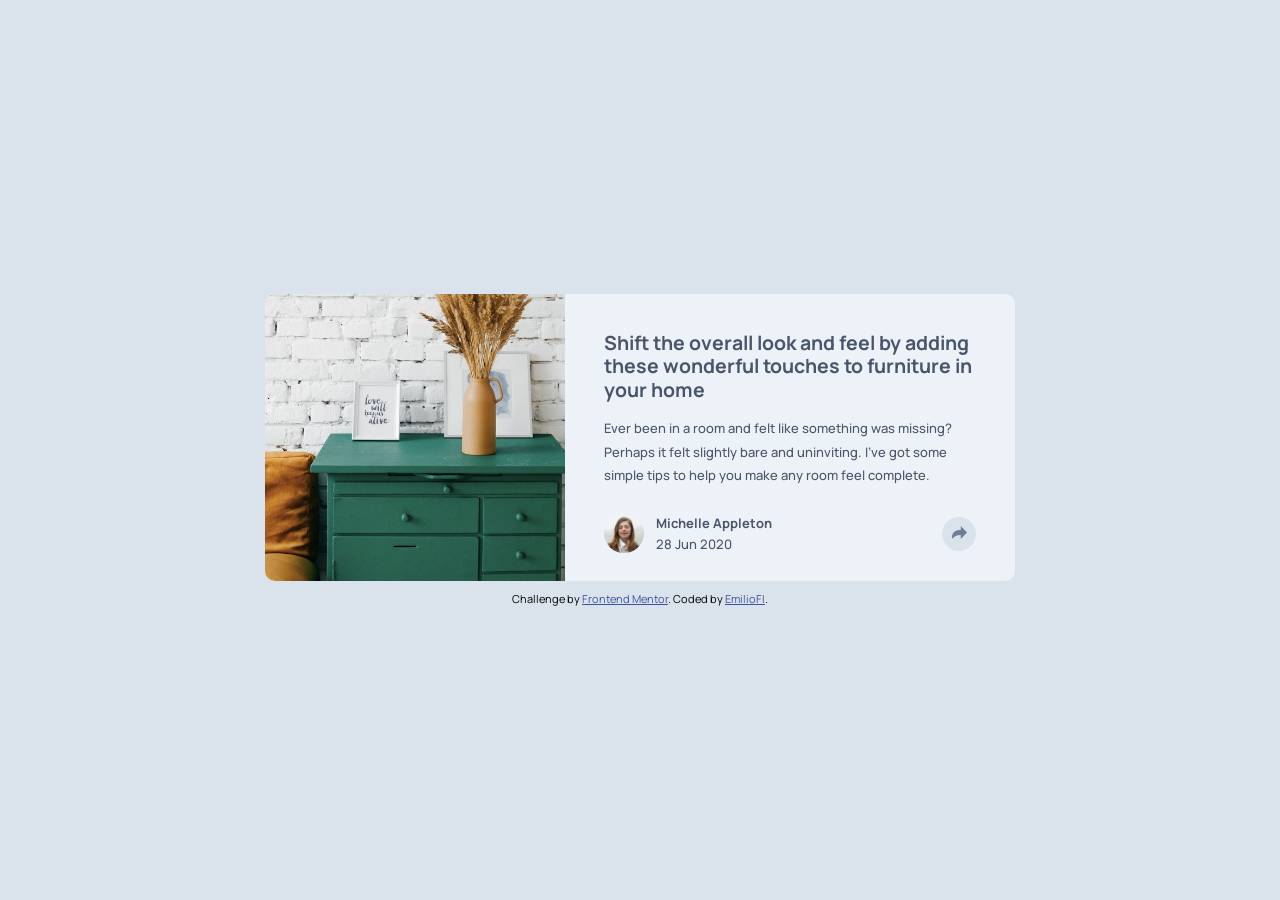
<file: article-preview-component-master/index.html>
<!doctype html>
<html lang="en">
  <head>
    <meta charset="UTF-8" />
    <meta name="viewport" content="width=device-width, initial-scale=1.0" />
    <!-- displays site properly based on user's device -->
    <link
      rel="icon"
      type="image/png"
      sizes="32x32"
      href="./images/favicon-32x32.png"
    />
    <link rel="preconnect" href="https://fonts.googleapis.com" />
    <link rel="preconnect" href="https://fonts.gstatic.com" crossorigin />
    <link
      href="https://fonts.googleapis.com/css2?family=Manrope:wght@200..800&display=swap"
      rel="stylesheet"
    />
    <link rel="stylesheet" href="styles.css" />
    <script src="script.js" defer></script>
    <title>Frontend Mentor | Article preview component</title>
  </head>
  <body>
    <main>
      <section class="card">
        <div class="image-container">
          <img src="./images/drawers.jpg" alt="beautifull turquoise cabinet" />
        </div>
        <div class="article-container">
          <article class="article-content">
            <h2>
              Shift the overall look and feel by adding these wonderful touches
              to furniture in your home
            </h2>
            <p>
              Ever been in a room and felt like something was missing? Perhaps
              it felt slightly bare and uninviting. I’ve got some simple tips to
              help you make any room feel complete.
            </p>
          </article>
          <footer class="article-footer">
            <div class="author">
              <div class="author__avatar">
                <img
                  src="./images/avatar-michelle.jpg"
                  alt="Michelle Appleton"
                />
              </div>
              <div class="author__meta">
                <span class="author__name">Michelle Appleton </span>
                <span class="autor__date">28 Jun 2020</span>
              </div>
            </div>
            <div class="social-box">
              <span class="social-box__title">Share</span>
              <a href="#">
                <img
                  class="social-box__icon"
                  src="./images/icon-facebook.svg"
                  alt="share on facebook"
                />
              </a>
              <a href="#">
                <img
                  class="social-box__icon"
                  src="./images/icon-twitter.svg"
                  alt="share on twitter"
                />
              </a>
              <a href="#">
                <img
                  class="social-box__icon"
                  src="./images/icon-pinterest.svg"
                  alt="shareon pinteres"
                />
              </a>
            </div>
            <button class="share-btn" aria-label="Toggle share options">
              <svg xmlns="http://www.w3.org/2000/svg" width="15" height="13">
                <path
                  fill="currentColor"
                  d="M15 6.495L8.766.014V3.88H7.441C3.33 3.88 0 7.039 0 10.936v2.049l.589-.612C2.59 10.294 5.422 9.11 8.39 9.11h.375v3.867L15 6.495z"
                />
              </svg>
            </button>
          </footer>
        </div>
      </section>
    </main>
    <footer class="attribution">
      Challenge by
      <a href="https://www.frontendmentor.io?ref=challenge">Frontend Mentor</a>.
      Coded by <a href="#">EmilioFI</a>.
    </footer>
  </body>
</html>
</file>
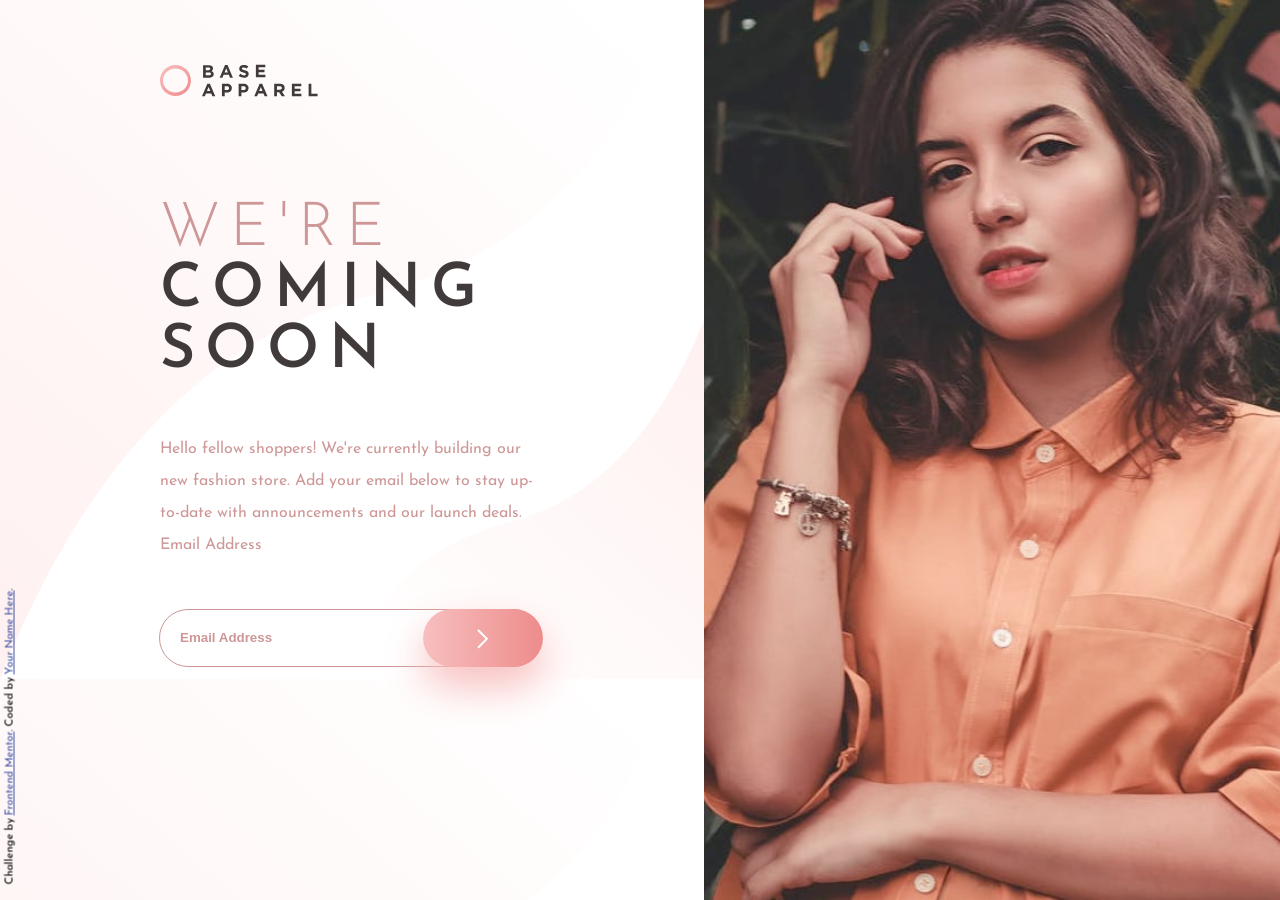
<file: base-apparel-coming-soon-master/index.html>
<!doctype html>
<html lang="en">
  <head>
    <meta charset="UTF-8" />
    <meta name="viewport" content="width=device-width, initial-scale=1.0" />
    <!-- displays site properly based on user's device -->

    <link
      rel="icon"
      type="image/png"
      sizes="32x32"
      href="./images/favicon-32x32.png"
    />

    <link rel="preconnect" href="https://fonts.googleapis.com" />
    <link rel="preconnect" href="https://fonts.gstatic.com" crossorigin />
    <link
      href="https://fonts.googleapis.com/css2?family=Josefin+Sans:wght@100..700&display=swap"
      rel="stylesheet"
    />
    <link rel="stylesheet" href="styles.css" />
    <script src="script.js" defer></script>

    <title>Frontend Mentor | Base Apparel coming soon page</title>
  </head>
  <body>
    <main>
      <div class="logo">
        <img src="./images/logo.svg" alt="base apparel logo" />
      </div>
      <div class="container">
        <article class="info-block">
          <h1 class="title">
            <span class="title__word">We're</span>
            <span class="title__word title__word--highlight">coming</span>
            <span class="title__word title__word--highlight">soon</span>
          </h1>
          <p class="info-text">
            Hello fellow shoppers! We're currently building our new fashion
            store. Add your email below to stay up-to-date with announcements
            and our launch deals. Email Address
          </p>
        </article>
        <form id="email-form" action="" novalidate>
          <div class="form-container">
            <label for="GET-email" class="visually-hidden">Email Address</label>
            <input
              class="email-field"
              id="GET-email"
              type="email"
              placeholder="Email Address"
              aria-describedby="email-message"
              required
            />
            <button class="submit-btn" type="submit" aria-label="submit email">
              <img src="./images/icon-arrow.svg" alt="" />
            </button>
            <img
              class="warning-icon hidden"
              src="./images/icon-error.svg"
              alt=""
            />
          </div>
          <span
            class="info-message"
            id="email-message"
            aria-live="polite"
          ></span>
        </form>
      </div>
      <div class="hero-container"></div>
    </main>
    <footer class="attribution">
      Challenge by
      <a href="https://www.frontendmentor.io?ref=challenge">Frontend Mentor</a>.
      Coded by <a href="#">Your Name Here</a>.
    </footer>
  </body>
</html>
</file>
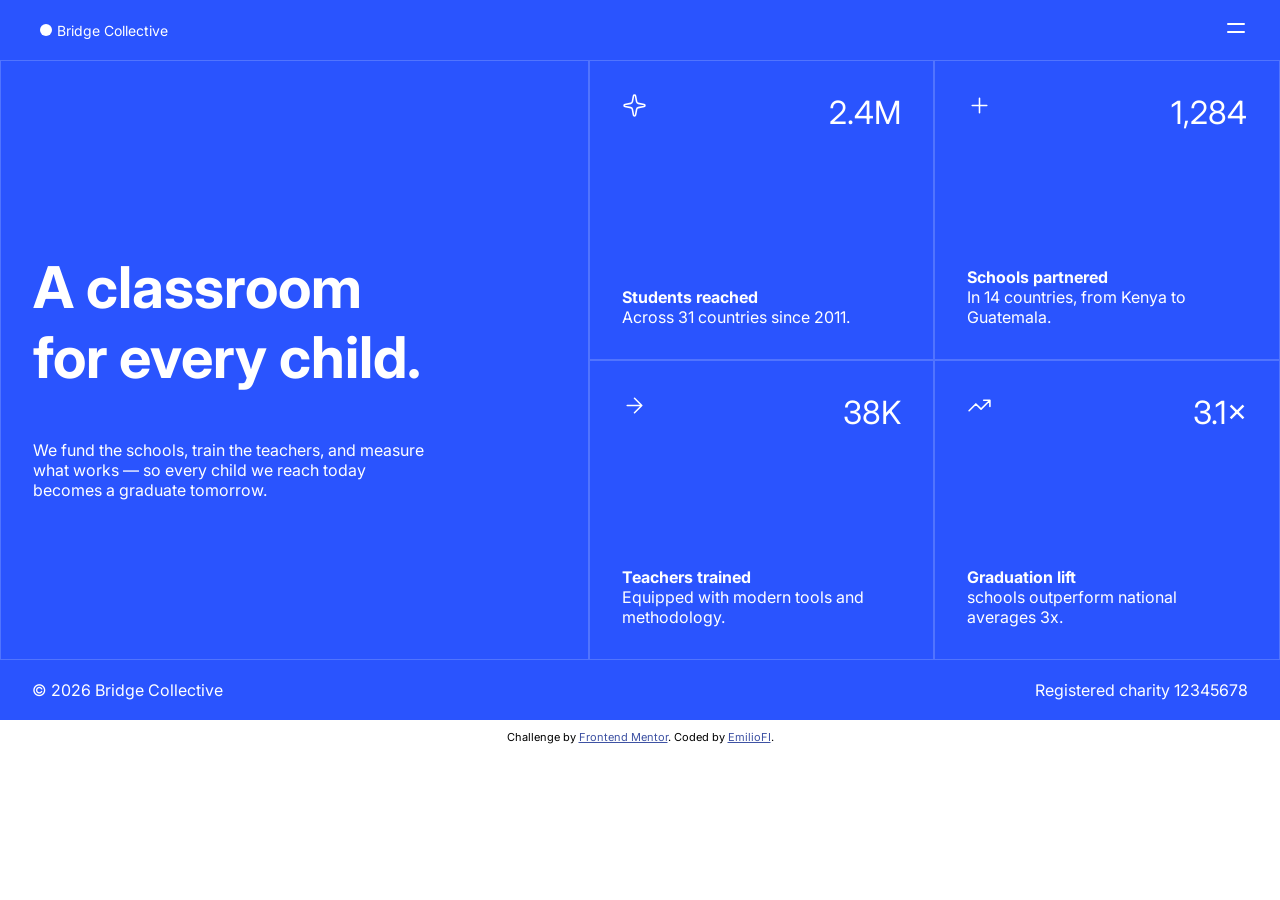
<file: grid-landing-page-main/index.html>
<!DOCTYPE html>
<html lang="en">
<head>
  <meta charset="UTF-8">
  <meta name="viewport" content="width=device-width, initial-scale=1.0"> <!-- displays site properly based on user's device -->

  <link rel="icon" type="image/png" sizes="32x32" href="./assets/images/favicon-32x32.png">
  <link rel="stylesheet" href="styles.css" />
  <script src="script.js" defer></script>


  <title>Frontend Mentor | Grid landing page</title>

  <!-- Feel free to remove these styles or customise in your own stylesheet 👍 -->
  
</head>
<body>
  <div class="wrapper">    
    <header>
      <div class="title">
        <span class="circle"></span>
        <h1>Bridge Collective</h1>
      </div>
      <nav>
        <a class="burguer" href="#"><img src="./assets/images/icon-menu.svg" class="icon-menu" width="24" height="24">
        <img src="./assets/images/icon-close.svg" class="icon-close" width="24" height="24"></a>
        <div class="overlay"></div>
        <div id="navPanel">
          <ul>
            <li><a href="#">About</a></li>
            <li><a href="#">Our Work</a></li>
            <li><a href="#">Partners</a></li>
            <li><a href="#">Annual Report</a></li>
            <li><a href="#">Donate</a></li>
          </ul>
        </div>
      </nav>   
    </header>
  
    <main>
      
      <section class="hero">
        <!-- Hero -->
        <h2>A classroom for every child.</h2>
        <p>We fund the schools, train the teachers, and measure what works — so every child we reach today becomes a graduate tomorrow.</p>
      </section>

      <section class="stats">

        <!-- Stats -->
        <div class="stat-cell">
        <header>
          <img src="./assets/images/icon-sparkle.svg" width="25" height="25">
          2.4M</header>      
        <div>
          <h3>Students reached</h3>
          <span>Across 31 countries since 2011.</span>
        </div>
        </div>
        <div class="stat-cell">
        <header>
          <img src="./assets/images/icon-plus.svg" width="25" height="25">
          1,284</header>
        <div>
        <h3>Schools partnered</h3>
        <span>In 14 countries, from Kenya to Guatemala.</span>
        </div>
        </div>
        <div class="stat-cell">
          <header>
          <img src="./assets/images/icon-arrow-right.svg" width="25" height="25">
        38K</header>
        <div>
        <h3>Teachers trained</h3>
        <span>Equipped with modern tools and methodology.</span>
        </div>
        </div>
        <div class="stat-cell">
           <header>
          <img src="./assets/images/icon-trending-up.svg" width="25" height="25">
        3.1×</header>
        <div>
        <h3>Graduation lift</h3>
        <span>schools outperform national averages 3x.</span>
        </div>
        </div>

      </section>    
    </main>

    <footer>
      <!-- Footer -->
      <div>© 2026 Bridge Collective</div>
      <div>Registered charity 12345678</div>
    </footer>    
  </div>
  <div class="attribution">
        Challenge by <a href="https://www.frontendmentor.io?ref=challenge">Frontend Mentor</a>.
        Coded by <a href="https://github.com/EmilioFI/FrontEndMentor" target="_blank">EmilioFI</a>.
  </div>

  
</body>
</html>
</file>
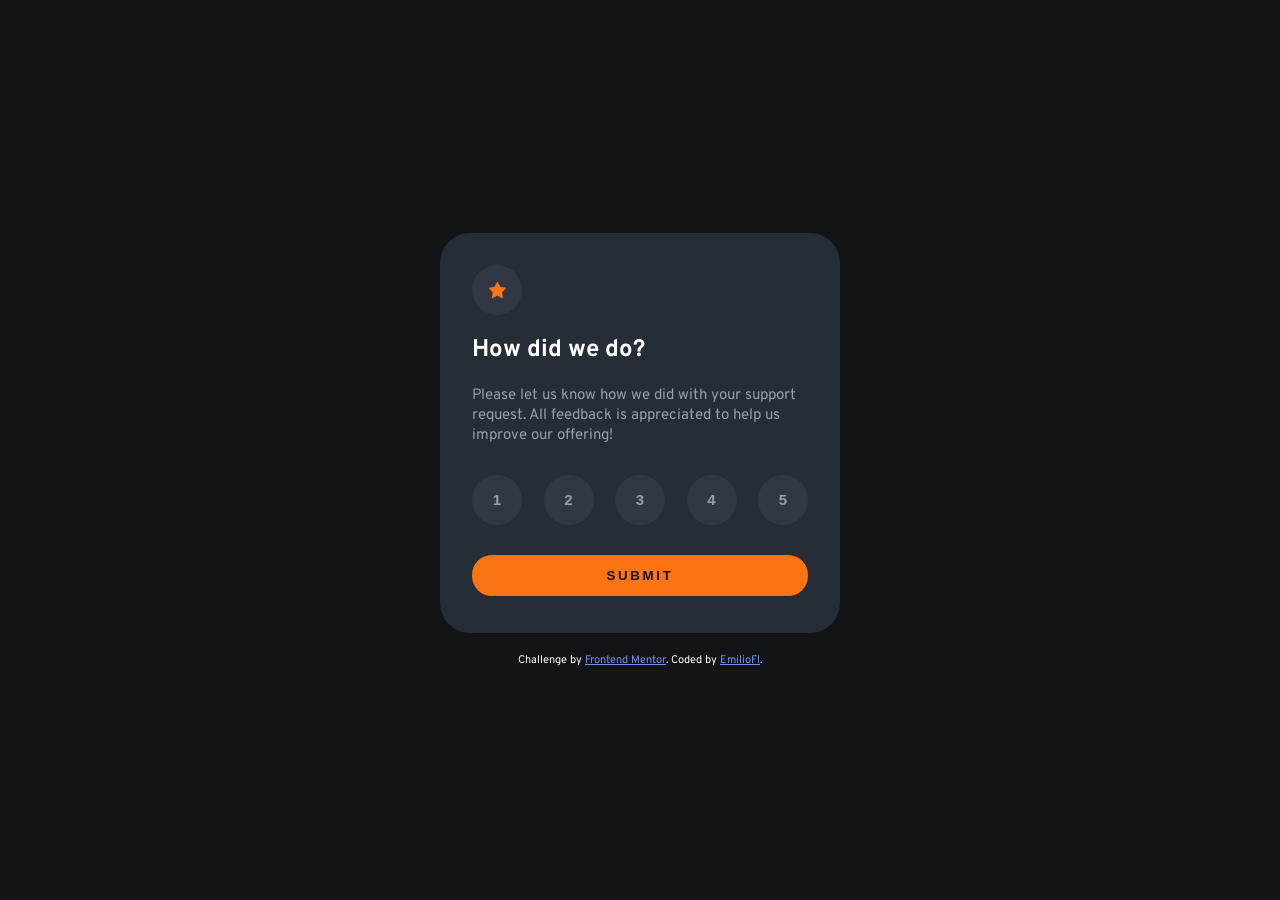
<file: interactive-rating-component-main/index.html>
<!doctype html>
<html lang="en">
  <head>
    <meta charset="UTF-8" />
    <meta name="viewport" content="width=device-width, initial-scale=1.0" />
    <!-- displays site properly based on user's device -->

    <link
      rel="icon"
      type="image/png"
      sizes="32x32"
      href="./images/favicon-32x32.png"
    />
    <title>Frontend Mentor | Interactive rating component</title>

    <link rel="preconnect" href="https://fonts.googleapis.com" />
    <link rel="preconnect" href="https://fonts.gstatic.com" crossorigin />
    <link
      href="https://fonts.googleapis.com/css2?family=Overpass:ital,wght@0,100..900;1,100..900&display=swap"
      rel="stylesheet"
    />

    <link rel="stylesheet" href="styles.css" />
    <script src="script.js" defer></script>
  </head>
  <body>
    <main class="modal-rating">
      <section class="state-start">
        <div class="circle">
          <img src=".\images\icon-star.svg" alt="start" />
        </div>
        <header>
          <h2>How did we do?</h2>
          <span
            >Please let us know how we did with your support request. All
            feedback is appreciated to help us improve our offering!
          </span>
        </header>
        <div class="options">
          <button class="circle btn">1</button>
          <button class="circle btn">2</button>
          <button class="circle btn">3</button>
          <button class="circle btn">4</button>
          <button class="circle btn">5</button>
        </div>
        <button class="submit-btn">Submit</button>
      </section>
      <section class="state-thanks hidden">
        <img
          class="thanks-image"
          src="./images/illustration-thank-you.svg"
          alt="rating submited"
        />
        <div class="rating-text">
          You selected <span id="value-select"></span> out of 5
        </div>
        <article class="thanks-message">
          <h2>Thank you!</h2>
          <span>
            We appreciate you taking the time to give a rating. If you ever need
            more support, don’t hesitate to get in touch!
          </span>
        </article>
      </section>
    </main>
    <footer class="attribution">
      Challenge by
      <a href="https://www.frontendmentor.io?ref=challenge">Frontend Mentor</a>.
      Coded by
      <a
        href="https://github.com/EmilioFI/FrontEndMentor/tree/main/interactive-rating-component-main/"
        >EmilioFI</a
      >.
    </footer>
  </body>
</html>
</file>
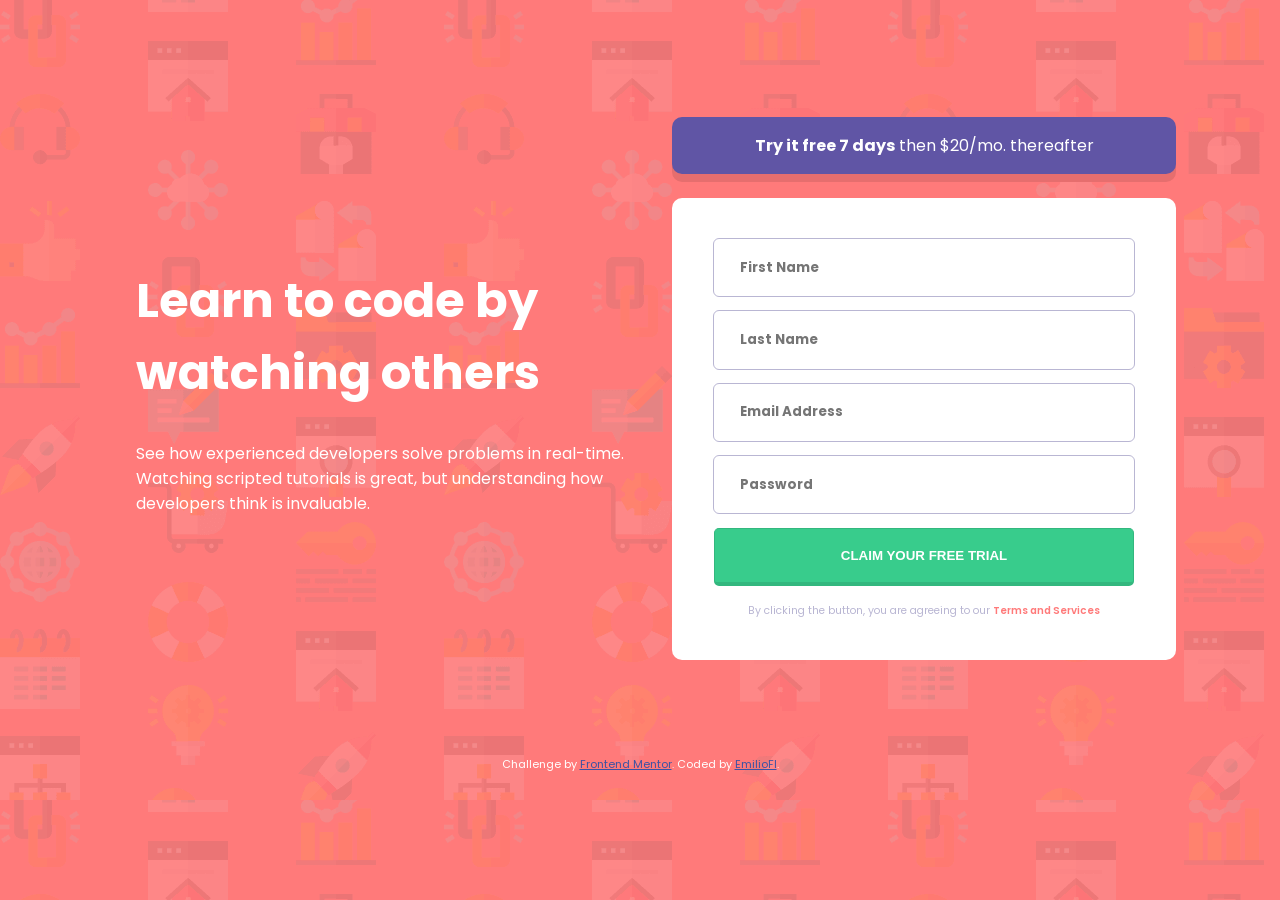
<file: intro-component-with-signup-form-master/index.html>
<!doctype html>
<html lang="en">
  <head>
    <meta charset="UTF-8" />
    <meta name="viewport" content="width=device-width, initial-scale=1.0" />
    <!-- displays site properly based on user's device -->

    <link
      rel="icon"
      type="image/png"
      sizes="32x32"
      href="./images/favicon-32x32.png"
    />
    <link rel="preconnect" href="https://fonts.googleapis.com" />
    <link rel="preconnect" href="https://fonts.gstatic.com" crossorigin />
    <link
      href="https://fonts.googleapis.com/css2?family=Poppins:wght@400;500;600;700&display=swap"
      rel="stylesheet"
    />

    <link rel="stylesheet" href="styles.css" />
    <script src="script.js" defer></script>

    <title>Frontend Mentor | Intro component with sign up form</title>
  </head>
  <body>
    <main class="signup-master">
      <header class="signup-master__header">
        <h1 class="signup-master__title">Learn to code by watching others</h1>
        <p class="signup-master__description">
          See how experienced developers solve problems in real-time. Watching
          scripted tutorials is great, but understanding how developers think is
          invaluable.
        </p>
      </header>
      <section class="signup-master__body">
        <h2 class="signup-master__header-form">
          <strong>Try it free 7 days</strong> then $20/mo. thereafter
        </h2>
        <form class="signup-master__form" id="signup-form" novalidate>
          <div class="signup-master__form-field">
            <label class="sr-only" for="GET-firstname">First Name</label>
            <input
              class="signup-master__form-input"
              id="GET-firstname"
              aria-describedby="firstname-message"
              aria-invalid="false"
              type="text"
              placeholder="First Name"
              required
            />
            <img
              class="warning-icon hidden"
              src="./images/icon-error.svg"
              alt=""
            />
            <span
              class="warning-message hidden"
              id="firstname-message"
              aria-live="polite"
              >First Name cannot be empty</span
            >
          </div>
          <div class="signup-master__form-field">
            <label class="sr-only" for="GET-lastname">Last Name</label>
            <input
              class="signup-master__form-input"
              id="GET-lastname"
              aria-describedby="lastname-message"
              aria-invalid="false"
              type="text"
              placeholder="Last Name"
              required
            />
            <img
              class="warning-icon hidden"
              src="./images/icon-error.svg"
              alt=""
            />
            <span
              class="warning-message hidden"
              id="lastname-message"
              aria-live="polite"
              >Last Name cannot be empty</span
            >
          </div>
          <div class="signup-master__form-field">
            <input
              class="signup-master__form-input"
              id="GET-email"
              aria-describedby="email-message"
              aria-invalid="false"
              type="email"
              placeholder="Email Address"
              required
            />
            <label class="sr-only" for="GET-email">Email Address</label>
            <img
              class="warning-icon hidden"
              src="./images/icon-error.svg"
              alt=""
            />
            <span
              class="warning-message hidden"
              id="email-message"
              aria-live="polite"
              >Looks like this is not an email</span
            >
          </div>
          <div class="signup-master__form-field">
            <input
              class="signup-master__form-input"
              id="GET-password"
              aria-describedby="password-message"
              aria-invalid="false"
              type="password"
              placeholder="Password"
              required
            />
            <label class="sr-only" for="GET-password">Password</label>
            <img
              class="warning-icon hidden"
              src="./images/icon-error.svg"
              alt=""
            />
            <span
              class="warning-message hidden"
              id="password-message"
              aria-live="polite"
              >Password cannot be empty</span
            >
          </div>
          <span class="info-message hidden" id="form-message" aria-live="polite"
            >Form received. Please check your email</span
          >
          <button
            class="signup-master__form-submit"
            type="submit"
            aria-label=""
          >
            Claim your free trial
          </button>

          <p class="signup-master__form-disclaim">
            <small> By clicking the button, you are agreeing to our</small>
            <a href="#">Terms and Services</a>
          </p>
        </form>
      </section>
    </main>

    <footer class="attribution">
      Challenge by
      <a href="https://www.frontendmentor.io?ref=challenge">Frontend Mentor</a>.
      Coded by <a href="#">EmilioFI</a>.
    </footer>
  </body>
</html>
</file>
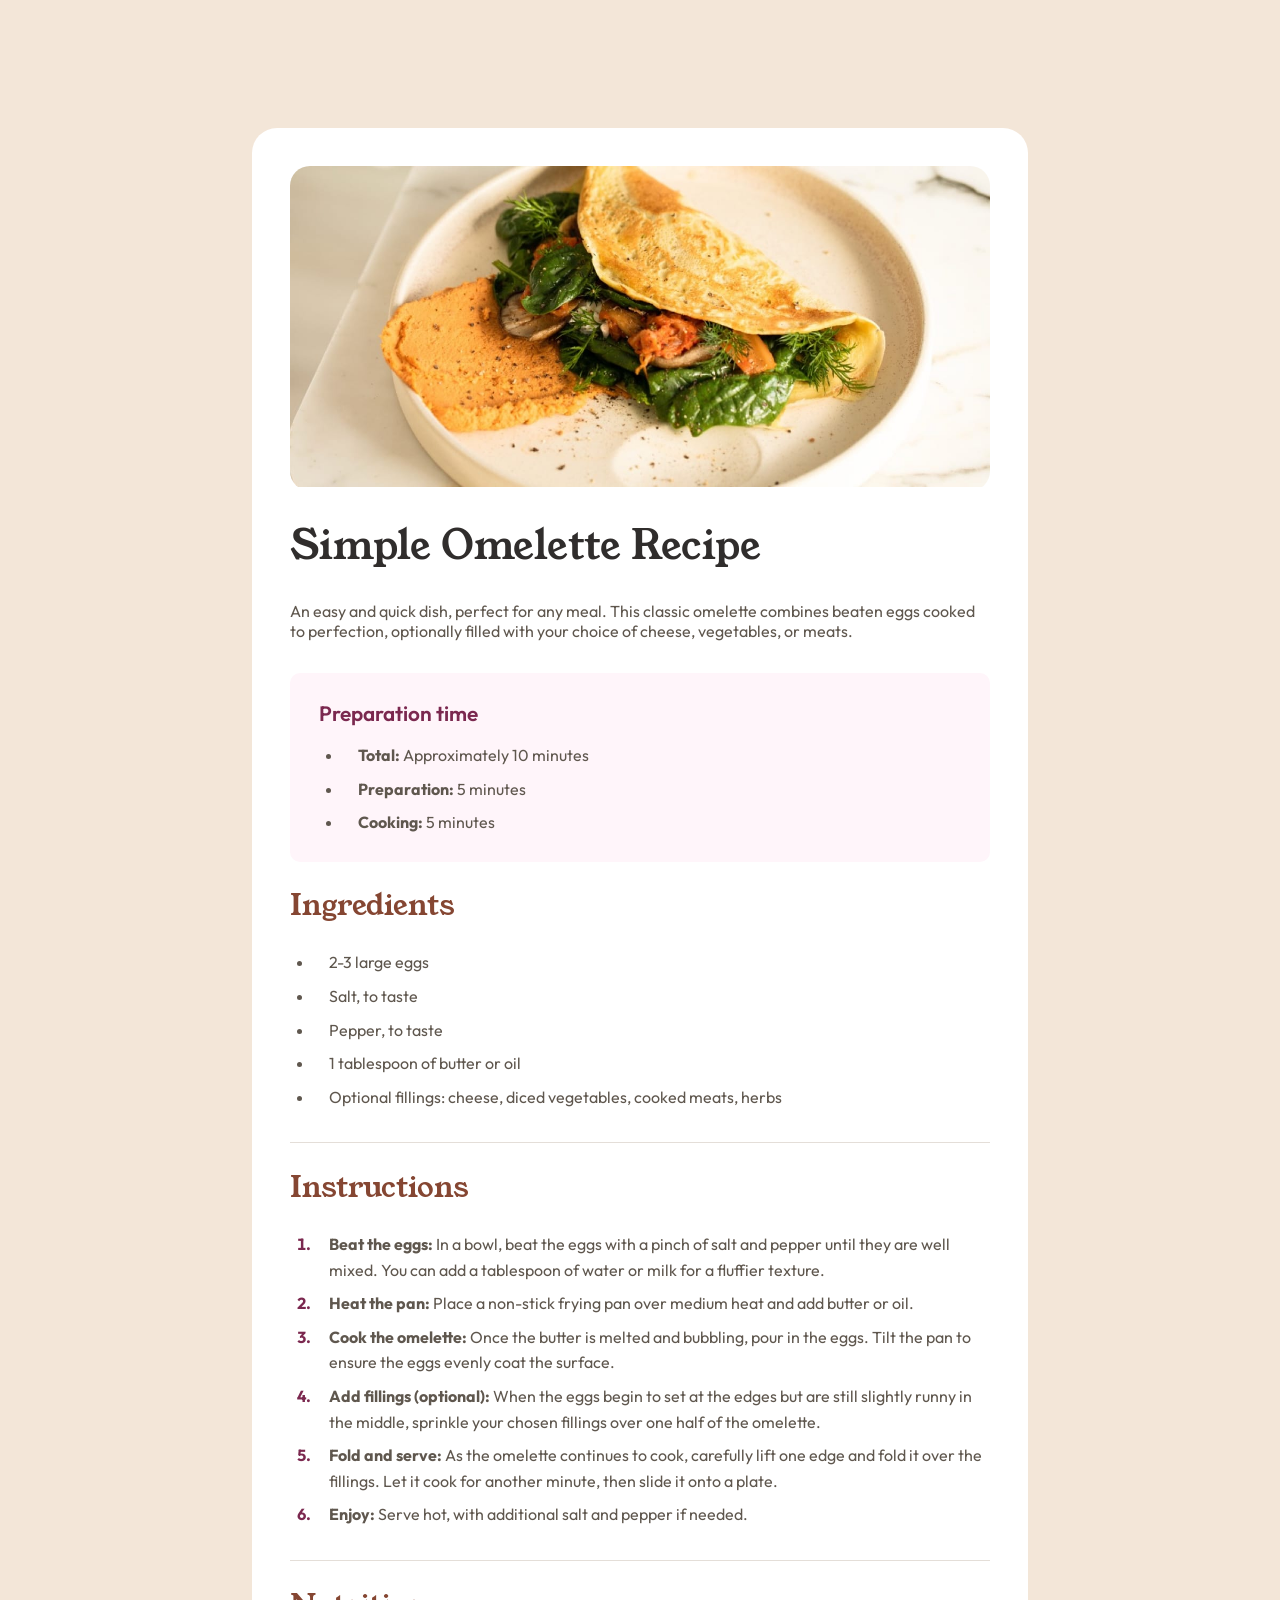
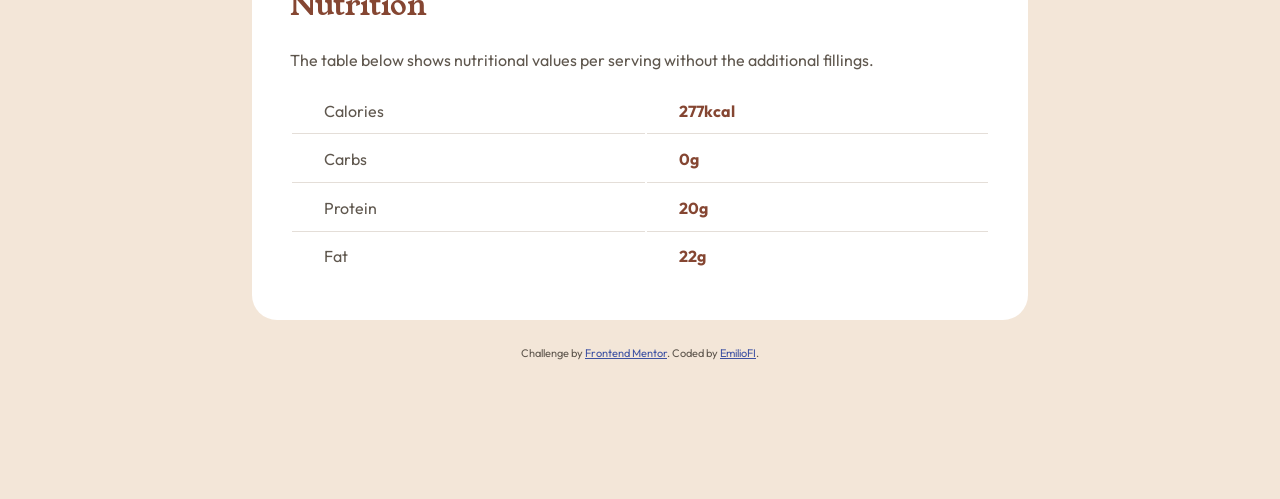
<file: recipe-page-main/index.html>
<!doctype html>
<html lang="en">
  <head>
    <meta charset="UTF-8" />
    <meta name="viewport" content="width=device-width, initial-scale=1.0" />
    <!-- displays site properly based on user's device -->

    <link
      rel="icon"
      type="image/png"
      sizes="32x32"
      href="./assets/images/favicon-32x32.png"
    />
    <link rel="stylesheet" href="styles.css" />

    <link rel="preconnect" href="https://fonts.googleapis.com" />
    <link rel="preconnect" href="https://fonts.gstatic.com" crossorigin />
    <link
      href="https://fonts.googleapis.com/css2?family=Outfit:wght@100..900&family=Young+Serif&display=swap"
      rel="stylesheet"
    />
    <title>Frontend Mentor | Recipe page</title>
  </head>
  <body>
    <main class="recipe">
      <header class="recipe__header">
        <div class="recipe__image-container">
          <img
            class="recipe__image"
            src="./assets/images/image-omelette.jpeg"
            alt="Delicious and fluffy omelette"
          />
        </div>
        <h1 class="recipe__title">Simple Omelette Recipe</h1>
        <p class="recipe__description">
          An easy and quick dish, perfect for any meal. This classic omelette
          combines beaten eggs cooked to perfection, optionally filled with your
          choice of cheese, vegetables, or meats.
        </p>
      </header>
      <section class="preparation">
        <h2 class="preparation__title">Preparation time</h2>
        <ul class="preparation__list">
          <li class="preparation__item">
            <strong>Total:</strong> Approximately 10 minutes
          </li>
          <li class="preparation__item">
            <strong>Preparation:</strong> 5 minutes
          </li>
          <li class="preparation__item"><strong>Cooking:</strong> 5 minutes</li>
        </ul>
      </section>
      <section class="ingredients">
        <h2 class="ingredients__title">Ingredients</h2>
        <ul class="ingredients__list">
          <li class="ingredients__item">2-3 large eggs</li>
          <li class="ingredients__item">Salt, to taste</li>
          <li class="ingredients__item">Pepper, to taste</li>
          <li class="ingredients__item">1 tablespoon of butter or oil</li>
          <li class="ingredients__item">
            Optional fillings: cheese, diced vegetables, cooked meats, herbs
          </li>
        </ul>
      </section>
      <section class="instructions">
        <h2 class="instructions__title">Instructions</h2>
        <ol class="instructions__list">
          <li class="instructions__item">
            <strong> Beat the eggs:</strong> In a bowl, beat the eggs with a
            pinch of salt and pepper until they are well mixed. You can add a
            tablespoon of water or milk for a fluffier texture.
          </li>
          <li class="instructions__item">
            <strong> Heat the pan:</strong> Place a non-stick frying pan over
            medium heat and add butter or oil.
          </li>
          <li class="instructions__item">
            <strong> Cook the omelette:</strong> Once the butter is melted and
            bubbling, pour in the eggs. Tilt the pan to ensure the eggs evenly
            coat the surface.
          </li>
          <li class="instructions__item">
            <strong> Add fillings (optional):</strong> When the eggs begin to
            set at the edges but are still slightly runny in the middle,
            sprinkle your chosen fillings over one half of the omelette.
          </li>
          <li class="instructions__item">
            <strong> Fold and serve:</strong> As the omelette continues to cook,
            carefully lift one edge and fold it over the fillings. Let it cook
            for another minute, then slide it onto a plate.
          </li>
          <li class="instructions__item">
            <strong> Enjoy:</strong> Serve hot, with additional salt and pepper
            if needed.
          </li>
        </ol>
      </section>
      <section class="nutrition">
        <h2 class="nutrition__title">Nutrition</h2>
        <p class="nutrition__description">
          The table below shows nutritional values per serving without the
          additional fillings.
        </p>
        <table class="nutrition__table">
          <tr>
            <td>Calories</td>
            <td class="nutrition__value">277kcal</td>
          </tr>
          <tr>
            <td>Carbs</td>
            <td class="nutrition__value">0g</td>
          </tr>
          <tr>
            <td>Protein</td>
            <td class="nutrition__value">20g</td>
          </tr>
          <tr>
            <td>Fat</td>
            <td class="nutrition__value">22g</td>
          </tr>
        </table>
      </section>
    </main>
    <footer class="attribution">
      Challenge by
      <a href="https://www.frontendmentor.io?ref=challenge">Frontend Mentor</a>.
      Coded by <a href="#">EmilioFI</a>.
    </footer>
  </body>
</html>
</file>
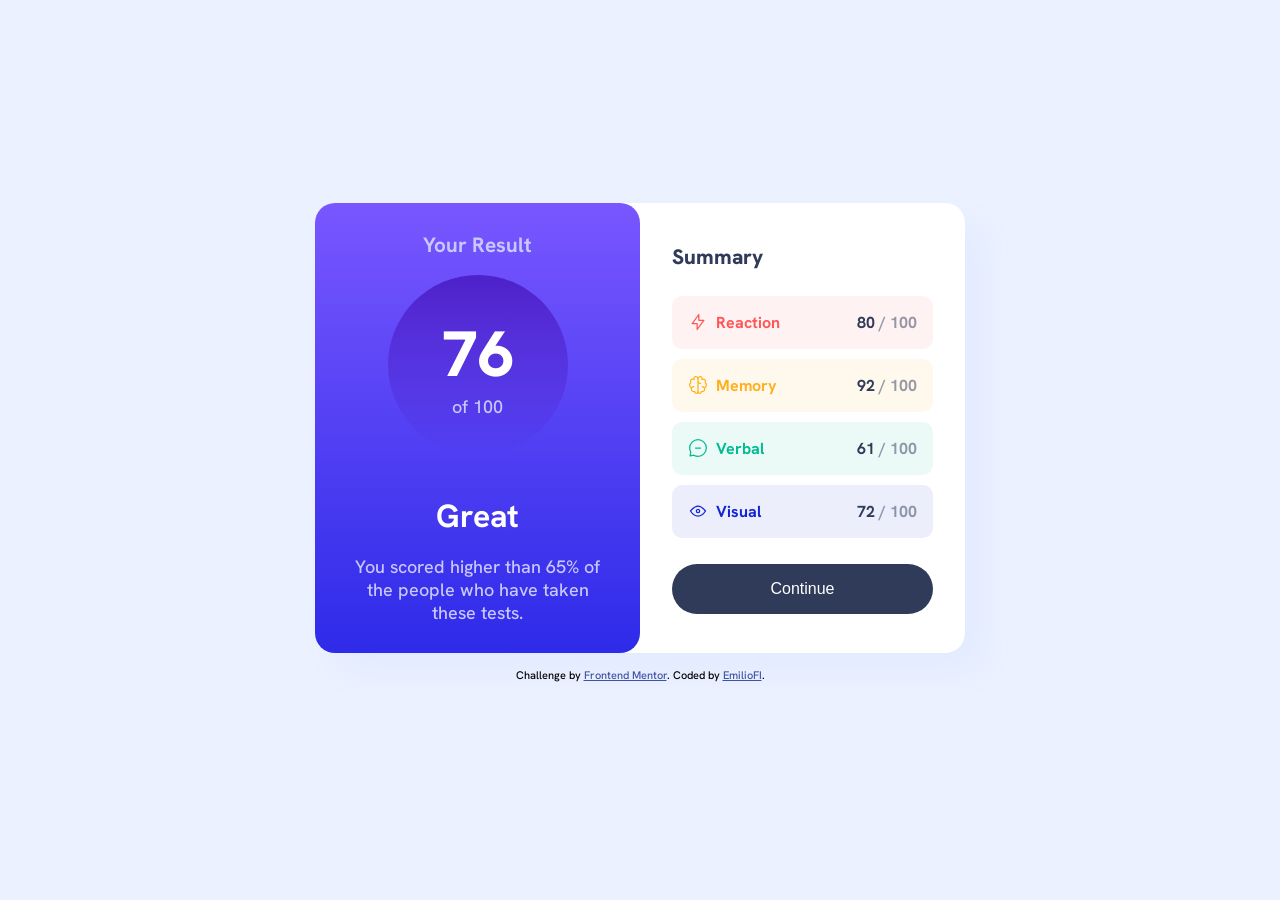
<file: results-summary-component-main/index.html>
<!DOCTYPE html>
<html lang="en">
  <head>
    <meta charset="UTF-8">
    <meta name="viewport" content="width=device-width, initial-scale=1.0"> <!-- displays site properly based on user's device -->
    <link rel="icon" type="image/png" sizes="32x32" href="./assets/images/favicon-32x32.png">
    <link rel="stylesheet" href="styles.css" />
    <script src="script.js" defer></script>
    <title>Frontend Mentor | Results summary component</title>
  </head>
  <body>
    <main>
      <div class="modal">
        <section class="result">
          <h2>Your Result</h2>
          <div class="circle" aria-label="You scored 76 out of 100">
            <div class="score">76</div>
            <span>of 100</span>
          </div>
          <h3>Great</h3>
          <p>You scored higher than 65% of the people who have taken these tests.</p>
        </section>
        <section class="summary">
            <h3>Summary</h3>
            <ul class="summary-list" id="list">
            </ul>
          <button type="button" class="continue-btn">Continue</button>
        </section>
      </div>
    </main>  
    <footer class="attribution">
      Challenge by <a href="https://www.frontendmentor.io?ref=challenge">Frontend Mentor</a>. 
      Coded by <a href="https://github.com/EmilioFI/FrontEndMentor/tree/main/grid-landing-page-main">EmilioFI</a>.
    </footer>
  </body>
</html>
</file>
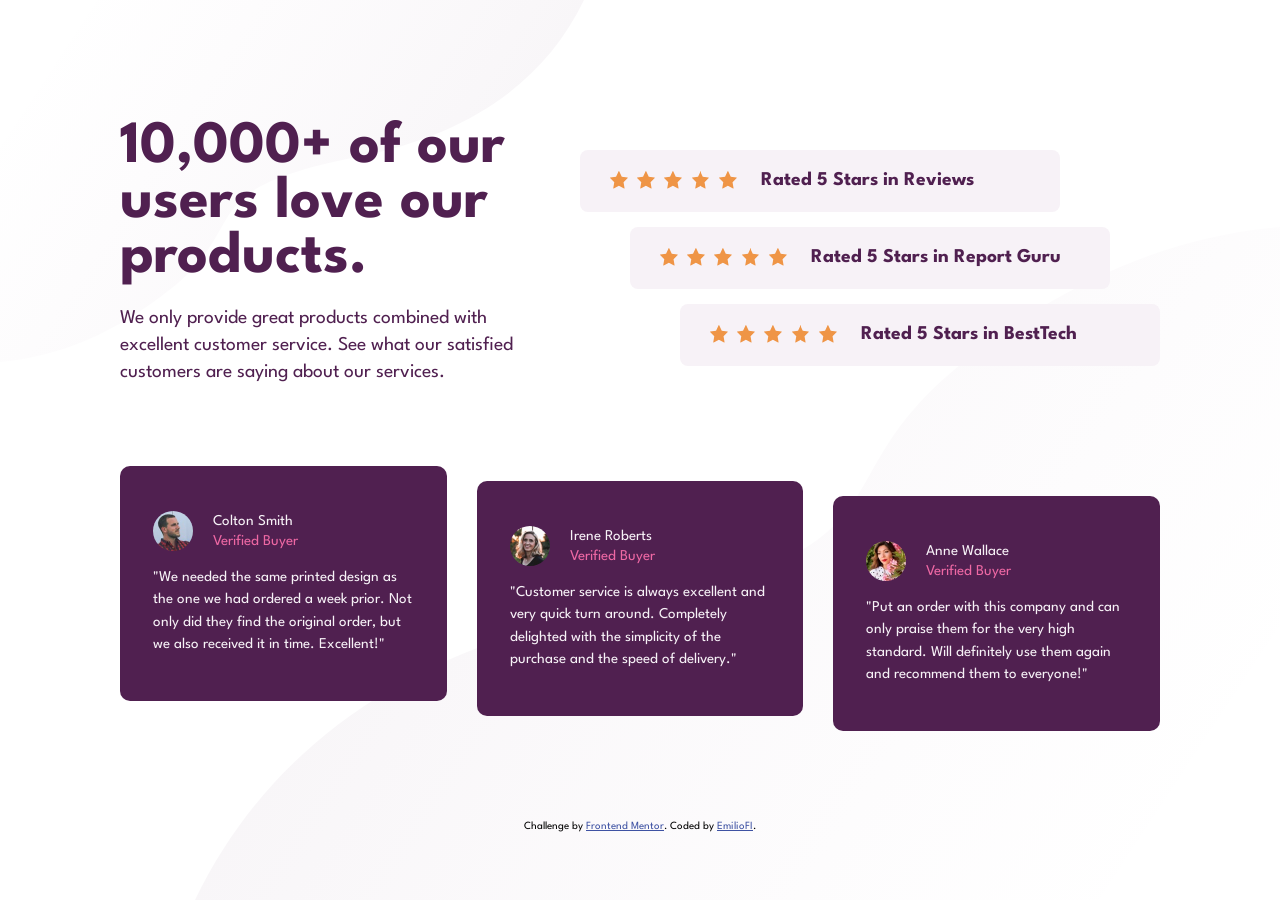
<file: social-proof-section-master/index.html>
<!doctype html>
<html lang="en">
  <head>
    <meta charset="UTF-8" />
    <meta name="viewport" content="width=device-width, initial-scale=1.0" />
    <!-- displays site properly based on user's device -->

    <link
      rel="icon"
      type="image/png"
      sizes="32x32"
      href="./images/favicon-32x32.png"
    />

    <link rel="preconnect" href="https://fonts.googleapis.com" />
    <link rel="preconnect" href="https://fonts.gstatic.com" crossorigin />
    <link
      href="https://fonts.googleapis.com/css2?family=League+Spartan:wght@400..700&display=swap"
      rel="stylesheet"
    />
    <link rel="stylesheet" href="styles.css" />
    <title>Frontend Mentor | Social proof section</title>
  </head>
  <body>
    <main class="social-proof">
      <header class="social-proof__header">
        <h1 class="social-proof__title">
          10,000+ of our users love our products.
        </h1>

        <p class="social-proof__description">
          We only provide great products combined with excellent customer
          service. See what our satisfied customers are saying about our
          services.
        </p>
      </header>
      <section class="social-proof__rating" aria-label="Customer Ratings">
        <ul class="social-proof__rating-list">
          <li class="social-proof__rating-item">
            <div class="rating-stars" aria-hidden="true"></div>
            <span class="rating-text">Rated 5 Stars in Reviews</span>
          </li>
          <li class="social-proof__rating-item">
            <div class="rating-stars" aria-hidden="true"></div>
            <span class="rating-text">Rated 5 Stars in Report Guru</span>
          </li>
          <li class="social-proof__rating-item">
            <div class="rating-stars" aria-hidden="true"></div>
            <span class="rating-text">Rated 5 Stars in BestTech</span>
          </li>
        </ul>
      </section>
      <section
        class="social-proof__testimonial"
        aria-label="Customer Testimonials"
      >
        <article class="testimonial__card">
          <footer class="testimonial__meta">
            <img
              class="testimonial__avatar"
              src="./images/image-colton.jpg"
              alt="Colton Smith"
            />
            <span class="testimonial__name">Colton Smith</span>
            <span class="testimonial__state">Verified Buyer</span>
          </footer>
          <blockquote class="testimonial__quote">
            "We needed the same printed design as the one we had ordered a week
            prior. Not only did they find the original order, but we also
            received it in time. Excellent!"
          </blockquote>
        </article>
        <article class="testimonial__card">
          <footer class="testimonial__meta">
            <img
              class="testimonial__avatar"
              src="./images/image-irene.jpg"
              alt="Irene Roberts"
            />
            <span class="testimonial__name">Irene Roberts</span>
            <span class="testimonial__state">Verified Buyer</span>
          </footer>
          <blockquote class="testimonial__quote">
            "Customer service is always excellent and very quick turn around.
            Completely delighted with the simplicity of the purchase and the
            speed of delivery."
          </blockquote>
        </article>
        <article class="testimonial__card">
          <footer class="testimonial__meta">
            <img
              class="testimonial__avatar"
              src="./images/image-anne.jpg"
              alt="Anne Wallace"
            />
            <span class="testimonial__name">Anne Wallace</span>
            <span class="testimonial__state">Verified Buyer</span>
          </footer>
          <blockquote class="testimonial__quote">
            "Put an order with this company and can only praise them for the
            very high standard. Will definitely use them again and recommend
            them to everyone!"
          </blockquote>
        </article>
      </section>
    </main>
    <footer class="attribution">
      Challenge by
      <a href="https://www.frontendmentor.io?ref=challenge">Frontend Mentor</a>.
      Coded by <a href="#">EmilioFI</a>.
    </footer>
  </body>
</html>
</file>
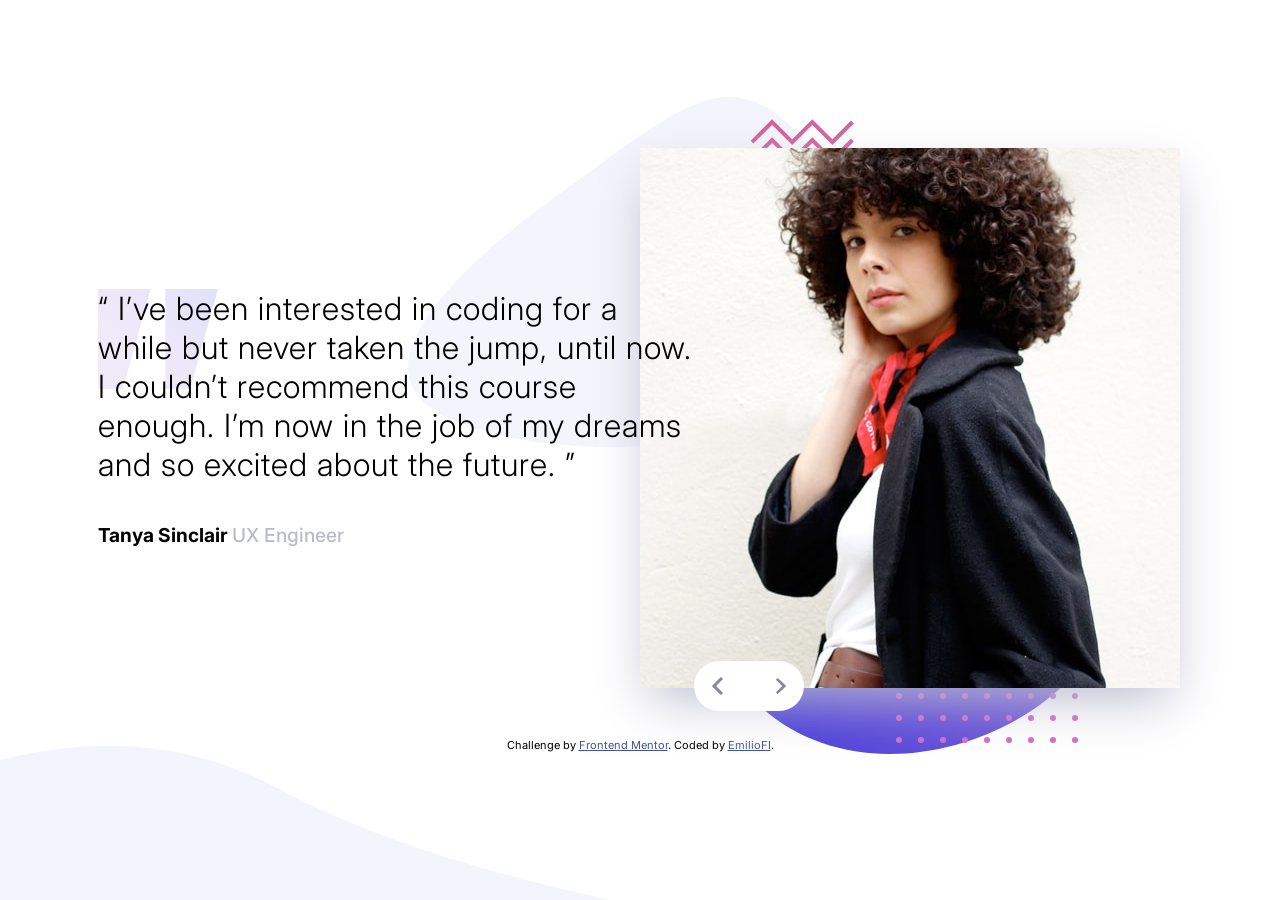
<file: 0-JUNIOR-CHALLENGES/coding-bootcamp-testimonials-slider-master/index.html>
<!doctype html>
<html lang="en">
  <head>
    <meta charset="UTF-8" />
    <meta name="viewport" content="width=device-width, initial-scale=1.0" />
    <!-- displays site properly based on user's device -->

    <link
      rel="icon"
      type="image/png"
      sizes="32x32"
      href="./images/favicon-32x32.png"
    />

    <link rel="preconnect" href="https://fonts.googleapis.com" />
    <link rel="preconnect" href="https://fonts.gstatic.com" crossorigin />
    <link
      href="https://fonts.googleapis.com/css2?family=Inter:opsz,wght@14..32,100..900&display=swap"
      rel="stylesheet"
    />
    <link rel="stylesheet" href="styles.css" />
    <script src="script.js" defer></script>

    <title>Frontend Mentor | Coding Bootcamp Testimonials Slider</title>
  </head>
  <body>
    <main class="testimonial-slider">
      <article class="testimonial-slider__card">
        <blockquote class="testimonial-slider__quote">
          “ I’ve been interested in coding for a while but never taken the jump,
          until now. I couldn’t recommend this course enough. I’m now in the job
          of my dreams and so excited about the future. ”
        </blockquote>
        <div class="testimonial-slider__img-container">
          <div class="testimonial-slider__slider">
            <button
              class="testimonial-slider__button"
              aria-label="go to previous testimonial"
            >
              <img
                class="testimonial-slider__prev"
                src="./images/icon-prev.svg"
              />
            </button>
            <button class="testimonial-slider__button">
              <img
                class="testimonial-slider__next"
                src="./images/icon-next.svg"
              />
            </button>
          </div>
          <img
            class="testimonial-slider__avatar"
            src="./images/image-tanya.jpg"
            alt=""
          />
        </div>
        <footer class="testimonial-slider__author">
          <span class="testimonial-slider__name">Tanya Sinclair </span>
          <span class="testimonial-slider__role">UX Engineer</span>
        </footer>
      </article>
      <article class="testimonial-slider__card card-hidden">
        <blockquote class="testimonial-slider__quote">
          “ If you want to lay the best foundation possible I’d recommend taking
          this course. The depth the instructors go into is incredible. I now
          feel so confident about starting up as a professional developer. ”
        </blockquote>
        <div class="testimonial-slider__img-container">
          <div class="testimonial-slider__slider">
            <button
              class="testimonial-slider__button"
              aria-label="go to previous testimonial"
            >
              <img
                class="testimonial-slider__prev"
                src="./images/icon-prev.svg"
                alt="previous testimonial"
              />
            </button>
            <button
              class="testimonial-slider__button"
              aria-label="go to next testimonial"
            >
              <img
                class="testimonial-slider__next"
                src="./images/icon-next.svg"
                alt=""
              />
            </button>
          </div>
          <img
            class="testimonial-slider__avatar"
            src="./images/image-john.jpg"
            alt=""
          />
        </div>
        <footer class="testimonial-slider__author">
          <span class="testimonial-slider__name">John Tarkpor</span>
          <span class="testimonial-slider__role"
            >Junior Front-end Developer</span
          >
        </footer>
      </article>
    </main>

    <footer class="attribution">
      Challenge by
      <a href="https://www.frontendmentor.io?ref=challenge">Frontend Mentor</a>.
      Coded by <a href="#">EmilioFI</a>.
    </footer>
  </body>
</html>
</file>
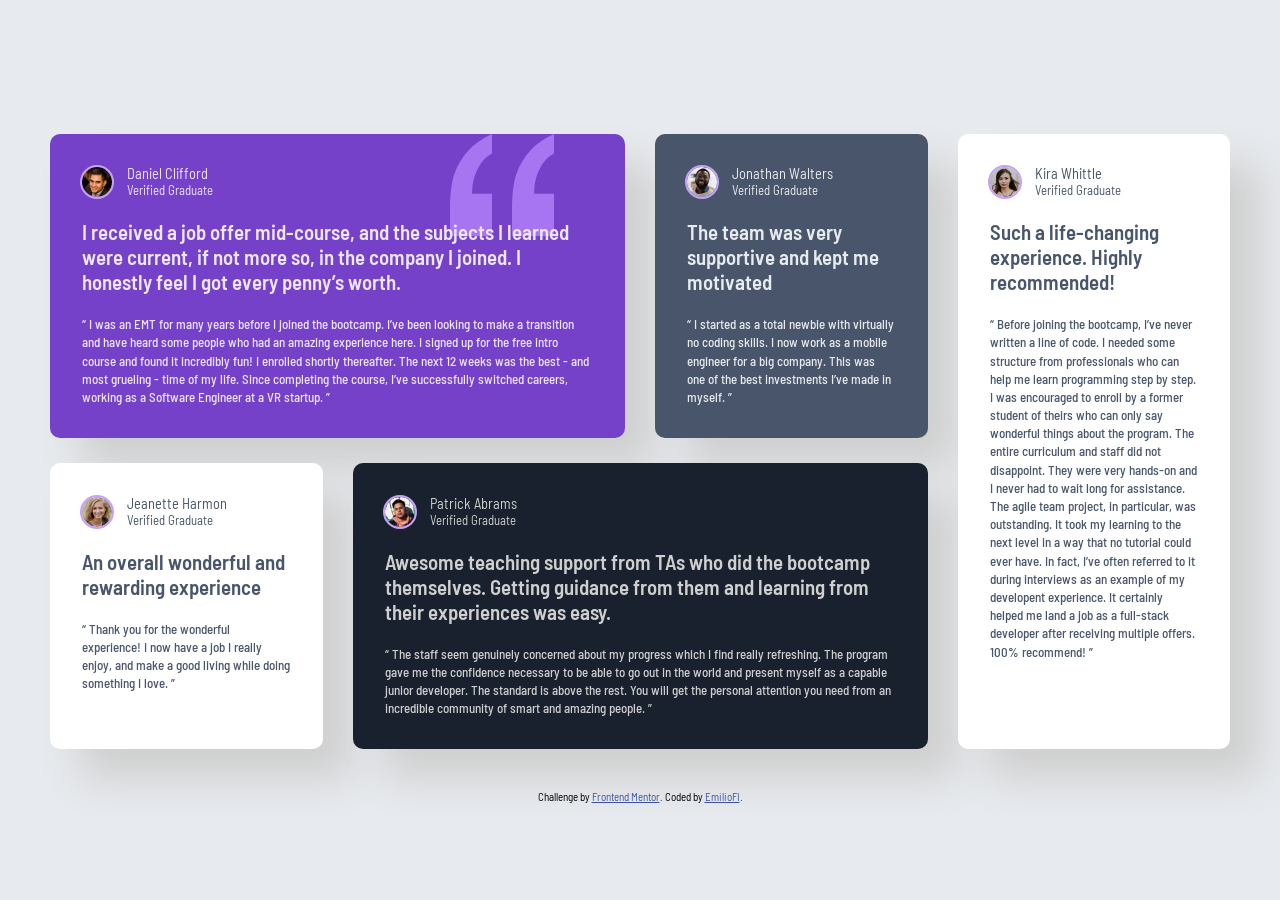
<file: 0-JUNIOR-CHALLENGES/testimonials-grid-section-main/index.html>
<!doctype html>
<html lang="en">
  <head>
    <meta charset="UTF-8" />
    <meta name="viewport" content="width=device-width, initial-scale=1.0" />
    <!-- displays site properly based on user's device -->

    <link
      rel="icon"
      type="image/png"
      sizes="32x32"
      href="./images/favicon-32x32.png"
    />
    <link rel="preconnect" href="https://fonts.googleapis.com" />
    <link rel="preconnect" href="https://fonts.gstatic.com" crossorigin />
    <link
      href="https://fonts.googleapis.com/css2?family=Barlow+Semi+Condensed:wght@500;600&display=swap"
      rel="stylesheet"
    />
    <link rel="stylesheet" href="styles.css" />

    <title>Frontend Mentor | [Challenge Name Here]</title>

    <!-- Feel free to remove these styles or customise in your own stylesheet 👍 -->
    <style>
      .attribution {
        font-size: 0.6875rem;
        text-align: center;
      }
      .attribution a {
        color: hsl(228, 45%, 44%);
      }
    </style>
  </head>
  <body>
    <main class="testimonial-section">
      <article class="testimonial-card testimonial-card--1">
        <footer class="testimonial-card__author">
          <img
            class="testimonial-section__avatar"
            src="./images/image-daniel.jpg"
            alt="Daniel Clifford"
          />
          <span class="testimonial-card__name">Daniel Clifford</span>
          <span class="testimonial-card__status">Verified Graduate</span>
        </footer>
        <p class="testimonial-card__highlight">
          I received a job offer mid-course, and the subjects I learned were
          current, if not more so, in the company I joined. I honestly feel I
          got every penny’s worth.
        </p>
        <blockquote class="testimonial-card__quote">
          “ I was an EMT for many years before I joined the bootcamp. I’ve been
          looking to make a transition and have heard some people who had an
          amazing experience here. I signed up for the free intro course and
          found it incredibly fun! I enrolled shortly thereafter. The next 12
          weeks was the best - and most grueling - time of my life. Since
          completing the course, I’ve successfully switched careers, working as
          a Software Engineer at a VR startup. ”
        </blockquote>
      </article>

      <article class="testimonial-card testimonial-card--2">
        <footer class="testimonial-card__author">
          <img
            class="testimonial-section__avatar"
            src="./images/image-jonathan.jpg"
            alt="Jonathan Walters"
          />
          <span class="testimonial-card__name">Jonathan Walters</span>
          <span class="testimonial-card__status">Verified Graduate</span>
        </footer>
        <p class="testimonial-card__highlight">
          The team was very supportive and kept me motivated
        </p>
        <blockquote class="testimonial-card__quote">
          “ I started as a total newbie with virtually no coding skills. I now
          work as a mobile engineer for a big company. This was one of the best
          investments I’ve made in myself. ”
        </blockquote>
      </article>

      <article class="testimonial-card testimonial-card--3">
        <footer class="testimonial-card__author">
          <img
            class="testimonial-section__avatar"
            src="./images/image-jeanette.jpg"
            alt="Jeanette Harmon"
          />
          <span class="testimonial-card__name">Jeanette Harmon</span>
          <span class="testimonial-card__status">Verified Graduate</span>
        </footer>
        <p class="testimonial-card__highlight">
          An overall wonderful and rewarding experience
        </p>
        <blockquote class="testimonial-card__quote">
          “ Thank you for the wonderful experience! I now have a job I really
          enjoy, and make a good living while doing something I love. ”
        </blockquote>
      </article>

      <article class="testimonial-card testimonial-card--4">
        <footer class="testimonial-card__author">
          <img
            class="testimonial-section__avatar"
            src="./images/image-patrick.jpg"
            alt="Patrick Abrams"
          />
          <span class="testimonial-card__name">Patrick Abrams</span>
          <span class="testimonial-card__status">Verified Graduate</span>
        </footer>
        <p class="testimonial-card__highlight">
          Awesome teaching support from TAs who did the bootcamp themselves.
          Getting guidance from them and learning from their experiences was
          easy.
        </p>
        <blockquote class="testimonial-card__quote">
          “ The staff seem genuinely concerned about my progress which I find
          really refreshing. The program gave me the confidence necessary to be
          able to go out in the world and present myself as a capable junior
          developer. The standard is above the rest. You will get the personal
          attention you need from an incredible community of smart and amazing
          people. ”
        </blockquote>
      </article>
      <article class="testimonial-card testimonial-card--5">
        <footer class="testimonial-card__author">
          <img
            class="testimonial-section__avatar"
            src="./images/image-kira.jpg"
            alt="Kira Whittle"
          />
          <span class="testimonial-card__name">Kira Whittle</span>
          <span class="testimonial-card__status">Verified Graduate</span>
        </footer>
        <p class="testimonial-card__highlight">
          Such a life-changing experience. Highly recommended!
        </p>
        <blockquote class="testimonial-card__quote">
          “ Before joining the bootcamp, I’ve never written a line of code. I
          needed some structure from professionals who can help me learn
          programming step by step. I was encouraged to enroll by a former
          student of theirs who can only say wonderful things about the program.
          The entire curriculum and staff did not disappoint. They were very
          hands-on and I never had to wait long for assistance. The agile team
          project, in particular, was outstanding. It took my learning to the
          next level in a way that no tutorial could ever have. In fact, I’ve
          often referred to it during interviews as an example of my developent
          experience. It certainly helped me land a job as a full-stack
          developer after receiving multiple offers. 100% recommend! ”
        </blockquote>
      </article>
    </main>

    <footer class="attribution">
      Challenge by
      <a href="https://www.frontendmentor.io?ref=challenge">Frontend Mentor</a>.
      Coded by <a href="#">EmilioFI</a>.
    </footer>
  </body>
</html>
</file>
<file: article-preview-component-master/styles.css>
:root {
  --very-dark-grayish-blue: hsl(217, 19%, 35%);
  --desaturated-dark-blue: hsl(214, 17%, 51%);
  --grayish-blue: hsl(210, 32%, 89%);
  --light-grayish-blue: hsl(210, 46%, 95%);
}

body {
  background-color: var(--grayish-blue);
  font-family: "Manrope", sans-serif;
  display: flex;
  flex-direction: column;
  margin: 0 auto;
  align-items: center;
  justify-content: center;
  height: 100vh;
}

.card {
  display: flex;
  max-width: 750px;
  background-color: var(--light-grayish-blue);
  border-radius: 10px;
}

.image-container {
  display: block;
  overflow: hidden;
  width: 300px;
  border-radius: 10px 0 0 10px;
}

.image-container img {
  width: 100%;
  height: 100%;
  object-fit: cover;
  object-position: center left;
}

.article-container {
  box-sizing: border-box;
  max-width: 450px;
  color: var(--very-dark-grayish-blue);
  font-size: 13px;
  font-weight: 500;
  line-height: 1.8em;
}

.article-content {
  padding: 1.6em 3em 1em;
}

.article-footer {
  display: flex;
  justify-content: space-between;
  align-items: center;
  position: relative;
  box-sizing: border-box;
  padding: 0 3em 2em;
}

.author {
  display: flex;
  gap: 12px;
}
.author__meta {
  line-height: 1.6em;
}
.author__name {
  display: block;
  font-weight: 700;
}
.author__date {
  display: block;
  color: var(--desaturated-dark-blue);
}

.author__avatar {
  border-radius: 50%;
  overflow: hidden;
  width: 40px;
  height: 40px;
}

.author__avatar img {
  display: block;
  width: 100%;
  height: 100%;
  object-fit: cover;
}

.share-btn {
  background-color: var(--grayish-blue);
  border-radius: 50%;
  border-style: none;
  width: 34px;
  height: 34px;
  text-align: center;
  align-content: center;
  z-index: 999;
  color: var(--desaturated-dark-blue);
}

.share-btn.open {
  background-color: var(--desaturated-dark-blue);
  color: white;
}

.social-box {
  width: 240px;
  height: 50px;
  display: flex;
  align-items: center;
  justify-content: center;
  position: absolute;
  bottom: 80px;
  right: 1em;
  visibility: hidden;
  transform: translateY(0);
  opacity: 0;
  transition: 0.4s;
  box-sizing: border-box;
  border-radius: 10px;
  gap: 14px;
  background-color: var(--very-dark-grayish-blue);
  color: var(--desaturated-dark-blue);
  box-shadow: 5px 5px 5px var(--grayish-blue);
}

.social-box.open {
  opacity: 1;
  visibility: visible;
  transform: translateY(-10px);
}

.social-box::after {
  content: "";
  position: absolute;
  bottom: -11px;
  right: calc(1em + 17px);
  border-left: 12px solid transparent;
  border-right: 12px solid transparent;
  border-top: 12px solid var(--very-dark-grayish-blue);
}

.social-box__title {
  font-size: 1.1em;
  text-transform: uppercase;
  letter-spacing: 0.4em;
}

.social-box__icon {
  display: block;
  width: 20px;
  height: 20px;
}

.attribution {
  margin-top: 10px;
  font-size: 0.6875rem;
  text-align: center;
}
.attribution a {
  color: hsl(228, 45%, 44%);
}

@media (max-width: 768px) {
  body {
    height: 100vh;
  }
  .card {
    flex-direction: column;
    margin: 1em;
  }
  .image-container {
    width: 100%;
    aspect-ratio: 16 / 9;
    border-radius: 10px 10px 0 0;
  }

  .article-container {
    max-width: 100%;
  }

  .article-card {
    max-width: 100%;
  }

  .article-footer {
    padding-bottom: 1em;
  }

  .social-box {
    width: 100%;
    height: 5em;
    justify-content: left;
    padding-left: 3em;
    bottom: 0;
    right: 0;
    transform: translateY(0);
    box-sizing: border-box;
    border-radius: 0 0 10px 10px;
    box-shadow: 5px 5px 5px var(--grayish-blue);
  }

  .social-box.open {
    opacity: 1;
    visibility: visible;
    transform: translateY(0);
  }

  .social-box::after {
    display: none;
  }
}
</file>
<file: base-apparel-coming-soon-master/styles.css>
:root {
  --Pink-400: hsl(0, 36%, 70%);
  --Pink-200: hsl(0, 80%, 86%);
  --Red-500: hsl(0, 93%, 68%);
  --Gray-900: hsl(0, 6%, 24%);
}

body {
  margin: 0;
  font-family: "Josefin Sans";
  font-size: 16px;
}

main {
  display: grid;
  grid-template-columns: 55% 45%;
  grid-template-rows: auto 1fr;
  justify-content: space-between;
  grid-template-areas:
    "logo hero-image"
    "container hero-image";
  height: 100vh;
  background-image: url("./images/bg-pattern-desktop.svg");
  background-size: 55%;
}

.logo {
  padding: 5em 0 0 12em;
  grid-area: logo;
}

.container {
  padding-left: 12em;
  grid-area: container;
  display: flex;
  flex-direction: column;
}

.hero-container {
  grid-area: hero-image;
  background-image: url("./images/hero-desktop.jpg");
  background-size: cover;
}

.info-block {
  margin-top: 6em;
  width: 60%;
}

.title {
  font-size: 4.5em;
  text-transform: uppercase;
  letter-spacing: 10px;
}

.title__word {
  display: block;
  color: var(--Pink-400);
  font-weight: 300;
}

.title__word--highlight {
  color: var(--Gray-900);
  font-weight: 600;
}

.info-text {
  color: var(--Pink-400);
  line-height: 2em;
}
.form-container {
  display: flex;
  flex-direction: row;
  align-items: center;
  margin-top: 2em;
  margin-bottom: 1em;
}

.email-field {
  width: 60%;
  height: 56px;
  box-sizing: border-box;
  padding: 1.5em;
  border-radius: 30px;
  border-style: none;
  outline: 1px solid var(--Pink-200);
  color: var(--Gray-900);
  font-weight: 700;
}

.email-field::placeholder {
  color: var(--Pink-400);
  font-weight: 700;
}

.email-field:focus {
  outline: 2px solid var(--Red-500);
}

.submit-btn {
  margin-left: -118px;
  width: 120px;
  height: 58px;
  padding: 1.5em;
  border-radius: 30px;
  border-style: none;
  border: 1px solid var(--Pink-400);
  border: 0;
  background: linear-gradient(to right, hsl(0, 80%, 86%), hsl(0, 74%, 74%));
  box-shadow: 0px 20px 40px var(--Pink-200);
}

.submit-btn:hover {
  background: var(--Pink-200);
  box-shadow: 0px 20px 40px var(--Pink-400);
}

.warning-icon {
  margin-left: -170px;
}

.info-message {
  display: block;
  color: var(--Red-500);
  margin-left: 15px;
}

.hidden {
  display: none;
}

.visually-hidden {
  position: absolute;
  width: 1px;
  height: 1px;
  padding: 0;
  margin: -1px;
  overflow: hidden;
  clip: rect(0, 0, 0, 0);
  white-space: nowrap;
  border: 0;
}

/* Footer */

.attribution {
  position: fixed;
  rotate: -90deg;
  transform-origin: left;
  left: 10px;
  bottom: 10px;
  font-size: 0.6875rem;
}
.attribution a {
  color: hsl(228, 45%, 44%);
}
/*

/* normal */
@media (max-width: 1440px) {
  .logo {
    padding: 4em 0 0 10em;
  }

  .container {
    padding-left: 10em;
  }

  .info-block {
    width: 70%;
    margin-top: 3em;
  }
  .title {
    font-size: 3.8em;
  }
  .email-field {
    width: 70%;
    height: 56px;
    box-sizing: border-box;
    padding: 1.5em;
    border-radius: 30px;
    border-style: none;
    outline: 1px solid var(--Pink-400);
    color: var(--Pink-400);
  }
}
/* tablet */
@media (max-width: 1024px) {
  main {
    grid-template-columns: 55% 45%;
    background-size: 60%;
    grid-template-areas:
      "logo hero-image"
      "container hero-image";
    height: 100vh;
  }

  .hero-container {
    background-size: cover;
    background-repeat: no-repeat;
  }

  .logo {
    padding: 4em 0 0 5em;
  }

  .container {
    padding-left: 5em;
  }

  .info-block {
    width: 80%;
    margin-top: 0;
  }
  .title {
    font-size: 3.2em;
  }
  .email-field {
    width: 80%;
    height: 56px;
    box-sizing: border-box;
    padding: 1.5em;
    border-radius: 30px;
    border-style: none;
    outline: 1px solid var(--Pink-400);
    color: var(--Pink-400);
  }
}

@media (max-width: 840px) {
  body {
    display: flex;
    flex-direction: column;
    justify-content: space-between;
  }
  main {
    display: flex;
    flex-direction: column;
    height: auto;
    padding: 0;
    background-size: cover;
  }
  .logo {
    padding: 1.8em;
  }

  .hero-container {
    width: auto;
    height: 250px;
    background-image: url("./images/hero-mobile.jpg");
  }

  .container {
    order: 2;
    display: flex;
    flex-direction: column;
    justify-content: space-between;
    padding: 2em;
    width: 100%;
    box-sizing: border-box;
  }

  .info-block {
    width: 100%;
    text-align: center;
    margin-top: 0;
  }

  .title {
    font-size: 2.8em;
  }

  .info-text {
    line-height: 1.5em;
  }

  .form-container {
    margin-top: 1.5em;
  }
  .email-field {
    width: 100%;
  }

  .warning-icon {
    margin-left: -120px;
  }

  .submit-btn {
    margin-left: -78px;
    width: 82px;
  }

  .attribution {
    display: none;
  }
}
</file>
<file: grid-landing-page-main/styles.css>
@font-face {
  font-family: "InterVariable";
  src: url("./assets/fonts/inter/inter-variable.ttf");
}

body {
  margin: 0;
}

.wrapper {
  color: hsl(0, 0%, 100%);
  font-family: "InterVariable";
  max-width: 1440px;
  margin: 0 auto;
  background-color: hsl(228, 99%, 58%);
}

header {
  position: relative;
}

header,
footer {
  display: flex;
  justify-content: space-between;
  height: 60px;
  box-sizing: border-box;
}

.title {
  display: flex;
  flex-direction: row;
  align-items: center;
  gap: 5px;
  margin-left: 40px;
}

.circle {
  width: 12px;
  height: 12px;
  background-color: #fff;
  border-radius: 50%;
  align-self: auto;
}

.title h1 {
  font-size: 14px;
  font-weight: normal;
  align-content: center;
}

nav {
  padding: 1em 2em;
  align-items: baseline;
}

main {
  display: flex;
  height: 600px;
}

.hero {
  width: 46%;
  box-sizing: border-box;
  padding-left: 2em;
  padding-right: 10em;
  align-content: center;
  border: 1px solid #ffffff2f;
}

.hero h2 {
  font-size: 3.6em;
}

.stats {
  width: 54%;
  display: grid;
  grid-template-columns: 50% 50%;
  grid-template-rows: 50% 50%;
}

.stat-cell {
  padding: 2em;
  border: 1px solid #ffffff2f;
  display: flex;
  flex-direction: column;
  justify-content: space-between;
  flex-wrap: wrap;
  min-height: 200px;
}

.stat-cell header {
  display: flex;
  font-size: 2em;
  justify-content: space-between;
}

.stat-cell:hover {
  background-color: hsl(228, 100%, 62%);
}

.stat-cell h3 {
  font-size: 1em;
  margin: 0;
}

footer {
  display: flex;
  justify-content: space-between;
  align-items: center;
  height: 60px;
  padding: 0 2em;
}

.attribution {
  margin: 10px 0;
  font-size: 11px;
  font-family: "Intervariable";
  text-align: center;
}
.attribution a {
  color: hsl(228, 45%, 44%);
}

/* menu */

#navPanel {
  position: absolute;
  top: 60px;
  left: 73%;
  width: 27%;
  height: 660px;
  box-sizing: border-box;
  background-color: hsl(228, 99%, 58%);
  border: 1px solid #ffffff2f;
  z-index: 10;
  transform: translateY(-100vh);
  transition: transform 0.5s;
}

#navPanel.open {
  visibility: visible;
  transform: translateY(0px);
  transition: transform 0.5s;
}

#navPanel a {
  color: #fff;
  text-decoration: none;
  font-size: 32px;
}

#navPanel a:hover {
  text-decoration: underline;
}

#navPanel ul {
  list-style-type: none;
  padding: 2em 3em;
}
#navPanel li {
  margin-bottom: 1em;
  text-align: right;
}

.burguer .icon-close {
  display: none;
}

.burguer.open .icon-menu {
  display: none;
}

.burguer.open .icon-close {
  display: block;
}

.overlay {
  position: absolute;
  top: 60px;
  left: 0;
  width: 100%;
  height: 660px;
  background: rgba(0, 0, 0, 0.3);
  z-index: 5;
  display: none;
}

.overlay.open {
  display: block;
}

body.open {
  overflow: hidden;
}

/* Mobile styles*/
@media screen and (max-width: 840px) {
  main {
    flex-flow: column wrap;
    height: auto;
  }

  .hero {
    width: 100%;
    padding-right: 1em;
    padding-bottom: 1em;
    height: 500px;
  }

  .stats {
    display: flex;
    flex-direction: column;
    width: 100%;
  }

  #navPanel {
    top: 60px;
    left: 0;
    width: 100%;
    height: 500px;
  }

  .overlay {
    height: 100vh;
  }
}
</file>
<file: interactive-rating-component-main/styles.css>
:root {
  --White: hsl(0, 100%, 100%);
  --Grey-500: hsl(217, 12%, 63%);
  --Grey-500-alpha-10: hsla(217, 12%, 63%, 0.1);
  --Grey-900: hsl(213, 19%, 18%);
  --Grey-950: hsl(216, 12%, 8%);
  --Orange-500: hsl(25, 97%, 53%);
}

body {
  font-family: "Overpass", sans-serif;
  margin: 0;
  background-color: var(--Grey-950);
  display: flex;
  flex-direction: column;
  justify-content: center;
  align-items: center;
  height: 100vh;
}

span {
  color: var(--Grey-500);
  font-size: 15px;
}

.modal-rating {
  position: static;
  width: 400px;
  height: 400px;
  box-sizing: border-box;
  color: var(--White);
  background-color: var(--Grey-900);
  border-radius: 30px;
  padding: 2em;
}

.attribution {
  font-size: 0.6875rem;
  text-align: center;
  margin-top: 20px;
  color: var(--White);
}

.attribution a {
  color: hsl(228, 78%, 70%);
}

/* State rating start */

.state-start {
  display: flex;
  flex-direction: column;
  justify-content: center;
}

.options {
  display: flex;
  flex-direction: row;
  justify-content: space-between;
  margin: 30px 0;
}

.circle {
  display: flex;
  justify-content: center;
  align-items: center;
  width: 50px;
  height: 50px;
  background-color: var(--Grey-500-alpha-10);
  border-radius: 50%;
}

.btn {
  border: 0;
  color: var(--Grey-500);
  font-size: 15px;
  font-weight: 700;
}

.btn:hover {
  background-color: var(--Orange-500);
  color: var(--Grey-900);
}

.selected {
  color: var(--Grey-900);
  background-color: var(--White);
}

.submit-btn {
  background-color: var(--Orange-500);
  color: var(--Grey-950);
  border: 0;
  padding: 1em;
  border-radius: 20px;
  text-transform: uppercase;
  letter-spacing: 0.2em;
  font-weight: 700;
}

.submit-btn:hover {
  background-color: var(--White);
}

/* State tank you */

.state-thanks {
  display: flex;
  flex-direction: column;
  justify-content: center;
  align-items: center;
}

.thanks-image {
  width: 160px;
  height: auto;
  margin: 1em 0 2em 0;
}

.rating-text {
  color: var(--Orange-500);
  background-color: var(--Grey-900);
  border-radius: 30px;
  padding: 0.4em 1.4em;
  margin-bottom: 1em;
}

#value-select {
  color: var(--Orange-500);
}

.thanks-message {
  text-align: center;
}

.thanks-message h2 {
  font-size: 1.7em;
  margin-bottom: 0.3em;
}

.hidden {
  display: none;
}

/* Mobile styles */

@media screen and (max-width: 480px) {
  .modal-rating {
    position: static;
    width: 90%;
    height: auto;
    padding: 1.4em;
  }
}
</file>
<file: intro-component-with-signup-form-master/styles.css>
:root {
  --red-400: hsl(0, 100%, 74%);
  --green-400: hsl(154, 59%, 51%);
  --purple-700: hsl(248, 32%, 49%);
  --gray-900: hsl(249, 10%, 26%);
  --purple-350: hsl(246, 25%, 77%);
}
body {
  font-family: "Poppins", sans-serif;
  font-weight: 400;
  font-style: normal;
  color: white;
  display: flex;
  flex-direction: column;
  align-items: center;
  background-color: var(--red-400);
  background-image: url("./images/bg-intro-desktop.png");
}
.signup-master {
  display: flex;
  padding: 6em;
  max-width: 1440px;
  box-sizing: border-box;
}

.signup-master__header {
  width: 50%;
  align-content: center;
  padding-inline: 2em;
}

.signup-master__title {
  font-size: 3em;
}

.signup-master__body {
  width: 50%;
  display: flex;
  flex-direction: column;
  gap: 10px;
  justify-content: center;
}

.signup-master__header-form {
  background-color: var(--purple-700);
  text-align: center;
  font-size: 1em;
  font-weight: 400;
  padding: 1em;
  border-radius: 10px;
  box-shadow: 0 8px 0 color-mix(in srgb, var(--red-400) 90%, black);
}

.signup-master__form {
  display: flex;
  flex-direction: column;
  gap: 15px;
  background-color: white;
  border-radius: 10px;
  padding: 2.6em;
}
.signup-master__form-field {
  position: relative;
  display: flex;
  flex-direction: column;
  gap: 5px;
}

.signup-master__form-input {
  font-family: "Poppins", sans-serif;
  font-weight: 700;
  padding: 1.4em 2em;
  border-radius: 5px;
  border: 0;
  outline: 1px solid var(--purple-350);
}

.signup-master__form-input.is-invalid {
  outline: 2px solid var(--red-400);
  color: var(--red-400);
}

.signup-master__form-input:focus {
  outline: 1px solid var(--gray-900);
}

.warning-message {
  display: block;
  color: var(--red-400);
  text-align: right;
  font-size: 0.8em;
  font-style: oblique;
}

.info-message {
  display: block;
  color: var(--green-400);
  text-align: center;
  font-size: 0.8em;
}

.warning-icon {
  position: absolute;
  right: 20px;
  top: 15px;
  width: 25px;
  height: 25px;
}

.signup-master__form-submit {
  background-color: var(--green-400);
  border: solid color-mix(in srgb, var(--green-400) 90%, black);
  border-width: 1px 1px 4px 1px;
  padding: 1.4em 0;
  border-radius: 5px;
  text-transform: uppercase;
  font-weight: 700;
  color: white;
}

.signup-master__form-submit:hover {
  background-color: color-mix(in srgb, var(--green-400) 80%, white);
}

.signup-master__form-disclaim {
  text-align: center;
  color: var(--purple-350);
  font-size: 0.8em;
  margin: 0;
}

.signup-master__form-disclaim a {
  color: var(--red-400);
  font-weight: 600;
  text-decoration: none;
  font-size: 0.8em;
}

.hidden {
  display: none;
}

.sr-only {
  position: absolute;
  width: 1px;
  height: 1px;
  padding: 0;
  margin: -1px;
  overflow: hidden;
  clip: rect(0, 0, 0, 0);
  white-space: nowrap;
  border: 0;
}

/* Footer */
.attribution {
  font-size: 0.6875rem;
  text-align: center;
}
.attribution a {
  color: hsl(228, 45%, 44%);
}

@media (max-width: 768px) {
  body {
    background-image: url("./images/bg-intro-mobile.png");
  }
  .signup-master {
    flex-direction: column;
    padding: 4em 1.2em;
  }

  .signup-master__header {
    width: 100%;
    padding-inline: 0;
    margin-bottom: 3em;
  }

  .signup-master__title {
    font-size: 1.8em;
    text-align: center;
  }

  .signup-master__description {
    text-align: center;
  }

  .signup-master__body {
    width: 100%;
  }

  .signup-master__header-form {
    padding: 1em 3em;
  }

  .signup-master__form {
    box-sizing: content-box;
    padding: 1.4em;
  }
}
</file>
<file: recipe-page-main/styles.css>
:root {
  --White: hsl(0, 0%, 100%);
  --stone-100: hsl(30, 54%, 90%);
  --stone-150: hsl(30, 18%, 87%);
  --stone-600: hsl(30, 10%, 34%);
  --stone-900: hsl(24, 5%, 18%);
  --brown-800: hsl(14, 45%, 36%);
  --rose-800: hsl(332, 51%, 32%);
  --rose-50: hsl(330, 100%, 98%);
}

body {
  display: flex;
  flex-direction: column;
  align-items: center;
  margin: 8em 0;
  gap: 15px;
  background-color: var(--stone-100);
  font-family: "Outfit", sans-serif;
  font-size: 16px;
  font-weight: 400;
  font-style: normal;
  color: var(--stone-600);
}

.recipe {
  display: flex;
  flex-direction: column;
  max-width: 700px;
  background-color: var(--White);
  border-radius: 25px;
  padding: 2.4em;
}

.recipe__image-container {
  border-radius: 20px;
  overflow: hidden;
  object-fit: cover;
}

.recipe__image {
  width: 100%;
  height: auto;
}

.recipe__title {
  font-family: "Young Serif", sans-serif;
  font-weight: 400;
  font-style: normal;
  font-size: 2.5em;
  color: var(--stone-900);
}

.preparation {
  background-color: var(--rose-50);
  padding: 0.6em 1.8em;
  border-radius: 10px;
  margin-top: 1em;
}

.preparation__title {
  font-family: "Outfit";
  font-weight: 600;
  font-size: 1.3em;
  color: var(--rose-800);
}

.ingredients,
.instructions {
  padding-bottom: 1em;
  border-bottom: 1px solid var(--stone-150);
}

.ingredients__title,
.instructions__title,
.nutrition__title {
  font-family: "Young Serif", sans-serif;
  font-weight: 400;
  font-style: normal;
  font-size: 1.8em;
  color: var(--brown-800);
}

.preparation__list,
.ingredients__list,
.instructions__list {
  padding-inline-start: 24px;
  line-height: 1.6em;
}

.preparation__item,
.ingredients__item,
.instructions__item {
  padding-inline-start: 15px;
  margin-bottom: 0.5em;
}

.instructions__item::marker {
  color: var(--rose-800);
  font-weight: 700;
}

/* Nutrition section */

.nutrition__table {
  width: 100%;
}

.nutrition__table td {
  border-bottom: 1px solid var(--stone-150);
  padding: 0.8em 2em;
}

.nutrition__table tr:last-child td {
  border-bottom: 0;
}

.nutrition__value {
  color: var(--brown-800);
  font-weight: 700;
}

/* footer */

.attribution {
  margin: 1em 0;
  font-size: 0.6875rem;
  text-align: center;
}
.attribution a {
  color: hsl(228, 45%, 44%);
}

/* Mobile styles*/
@media screen and (max-width: 768px) {
  body {
    margin: 0;
  }

  .recipe {
    border-radius: 0;
  }

  .recipe__image-container {
    border-radius: 0;
    margin-inline: -2.4em;
    margin-block-start: -2.4em;
  }
}
</file>
<file: results-summary-component-main/styles.css>
@font-face {
    font-family: 'HankenGrotesk';
    src: url('./assets/fonts/HankenGrotesk-VariableFont_wght.ttf') format('truetype-variations');
    font-weight: 500 800;
}

body {
    margin: 0;
    background-color: #ebf1ff;
    font-family: "HankenGrotesk", sans-serif;
    font-weight: 500;
    display:flex;
    flex-direction: column;
    justify-content: center;
    align-items: center;
    height: 100vh;
}    

.modal {
    display: flex;
    position:static;
    width: 650px;
    height: 450px;
    background-color: #fff;
    border-radius: 20px;
    box-shadow: 20px 20px 30px #e3ebff;
}

.result {
    display: flex;
    flex-direction: column;
    align-items: center;
    justify-content: center;
    width: 50%;
    height: 100%;
    border-radius: 20px;    
    background: linear-gradient(hsl(252, 100%, 67%), hsl(241, 81%, 54%));
    color: #fff;
    text-align: center;    
}

.result h2 {
    font-size: 1.3em;
    color:hsl(241, 100%, 89%);
}

.result span,
.result p {
    font-size: 18px;
    padding: 0 2em;
    color:hsl(241, 100%, 89%);    
}

.result h3 {
    font-size: 2em;
    margin: 0;
}

.circle {
    display: flex;
    flex-direction: column;
    justify-content: center;
    align-items: center;
    width: 180px;
    height: 180px;
    border-radius: 50%;
    background: linear-gradient(hsla(256, 72%, 46%, 1), hsla(241, 72%, 46%, 0));
    margin-bottom: 40px;
}

.score {    
    font-size: 4em;
    font-weight: 800;
}

.summary {
    display: flex;
    flex-direction: column;
    justify-content: center;
    width: 50%;
    height: 100%;
    border-radius: 20px;   
    color: hsl(224, 30%, 27%);
    padding: 1em 2em;
    box-sizing: border-box;
    font-weight:700;    
}

.summary h3 {
    font-size: 1.3em;
    font-weight: 800;
    margin: 0;
}
 
.summary-list {
    list-style-type: none;
    padding: 0;
    width: 100%;
}

.summary-item{
    display: flex;
    justify-content: space-between;
    align-items: center;
    padding: 1em;
    border-radius: 10px;
    margin: 10px 0;    
}

.max-score {
    opacity: 0.5;
}

.item-title {
    display: flex;
    align-items: center;
    gap: 8px;
}

.continue-btn {
    width: 100%;
    background-color: hsl(224, 30%, 27%);
    border-radius: 30px;
    border-style: none;
    color: hsl(0, 0%, 100%);
    padding: 1em;
    font-size: 16px;
}

.continue-btn:hover {
    background: linear-gradient(hsl(252, 100%, 67%), hsl(241, 81%, 54%));
}

.attribution {
    font-size: 0.6875rem;
    text-align: center;
    margin: 15px 0;
}

.attribution a { color: hsl(228, 45%, 44%);
}

/* Mobile styles*/

@media screen and (max-width: 680px) {
    body {
    margin: 0;
    height: auto;
    }    

    .modal {
    flex-direction: column;
    width: 100%;
    height: auto;
    }

    .result {
    padding: 1em 0;
    box-sizing: border-box;
    width: 100%;
    border-radius: 0 0 20px 20px;
    }

    .summary {
    width: 100%;
    padding-bottom: 2em;    
    }
}
</file>
<file: social-proof-section-master/styles.css>
:root {
  --very-dark-magenta: hsl(300, 43%, 22%);
  --soft-pink: hsl(333, 80%, 67%);
  --dark-grayish-magenta: hsl(303, 10%, 53%);
  --light-grayish-magenta: hsl(300, 24%, 96%);
  --white: hsl(0, 0%, 100%);
}

body {
  display: flex;
  flex-direction: column;
  align-items: center;
  height: 100vh;
  margin: 0;
  font-family: "League Spartan", sans-serif;
  font-weight: 400;
  font-optical-sizing: auto;
  font-style: normal;
  font-size: 15px;
  background-image:
    url("./images/bg-pattern-top-desktop.svg"),
    url("./images/bg-pattern-bottom-desktop.svg");
  background-repeat: no-repeat;
  background-position:
    0 0,
    bottom right;
}

.social-proof {
  max-width: 1440px;
  box-sizing: border-box;
  display: grid;
  grid-template-columns: 40% 60%;
  grid-template-rows: 1fr auto;
  grid-template-areas:
    "header rating"
    "testimonial testimonial";
  padding: 8em;
}

.social-proof__header {
  display: flex;
  flex-direction: column;
  grid-area: header;
  margin-bottom: 4em;
}

.social-proof__title {
  color: var(--very-dark-magenta);
  font-size: 4em;
  font-weight: 700;
  margin: 0;
}

.social-proof__description {
  color: var(--very-dark-magenta);
  font-size: 1.3em;
  line-height: 1.4em;
}

/* rating section */

.social-proof__rating {
  display: flex;
  flex-direction: column;
  grid-area: rating;
  align-items: flex-end;
}

.social-proof__rating-list {
  padding: 0;
  list-style-type: none;
}

.social-proof__rating-item {
  display: flex;
  gap: 20px;
  width: 28em;
  background-color: var(--light-grayish-magenta);
  border-radius: 8px;
  padding: 1.4em 2em;
  margin: 1em 0;
}

@media (min-width: 769px) {
  .social-proof__rating-list li:nth-child(2) {
    transform: translateX(-50px);
  }

  .social-proof__rating-list li:first-child {
    transform: translateX(-100px);
  }
}

.rating-stars {
  width: 131px;
  height: 20px;
  background-image: url("./images/icon-star.svg");
  background-repeat: space no-repeat;
  background-size: 22px 22px;
}

.rating-text {
  color: var(--very-dark-magenta);
  font-weight: 700;
  font-size: 1.3em;
}

/* testimonial */

.social-proof__testimonial {
  grid-area: testimonial;
  display: flex;
  flex-direction: row;
  gap: 30px;
}

@media (min-width: 769px) {
  .social-proof__testimonial article:nth-child(2) {
    transform: translateY(15px);
  }

  .social-proof__testimonial article:last-child {
    transform: translateY(30px);
  }
}

.testimonial__card {
  width: 33.33%;
  background-color: var(--very-dark-magenta);
  color: var(--light-grayish-magenta);
  border-radius: 10px;
  padding: 3em 2.2em;
}

.testimonial__meta {
  display: grid;
  grid-template-columns: 60px auto;
  grid-template-rows: 1fr 1fr;
  align-items: center;
}

.testimonial__avatar {
  border-radius: 50%;
  overflow: hidden;
  width: 40px;
  height: 40px;
  grid-row-start: 1;
  grid-row-end: 3;
}

.testimonial__state {
  color: var(--soft-pink);
}

.testimonial__quote {
  margin: 1em 0 0;
  line-height: 1.5em;
}

/* footer */

.attribution {
  font-size: 0.6875rem;
  text-align: center;
  margin-bottom: 1em;
}
.attribution a {
  color: hsl(228, 45%, 44%);
}

/* mobile */
@media (max-width: 768px) {
  body {
    margin: 0;
    height: auto;
    background-image:
      url("./images/bg-pattern-top-mobile.svg"),
      url("./images/bg-pattern-bottom-mobile.svg");
  }

  .social-proof {
    display: flex;
    flex-direction: column;
    padding: 6em 1.6em 3em;
    max-width: 100%;
  }

  .social-proof__header {
    margin-bottom: 0;
  }
  .social-proof__title {
    text-align: center;
    font-size: 2.8em;
  }
  .social-proof__description {
    text-align: center;
  }

  .social-proof__rating {
    align-items: stretch;
  }

  .social-proof__rating-item {
    width: auto;
    flex-direction: column;
    align-items: center;
    margin-inline: 0 0;
    padding: 1em 0;
  }

  .social-proof__testimonial {
    flex-direction: column;
    gap: 10px;
  }

  .testimonial__card {
    width: auto;
    margin-bottom: 0.6em;
  }
}
</file>
<file: 0-JUNIOR-CHALLENGES/coding-bootcamp-testimonials-slider-master/styles.css>
:root {
  --blue-950: hsl(240, 38%, 20%);
  --gray-400: hsl(240, 18%, 77%);
}

body {
  margin: 0;
  display: flex;
  flex-direction: column;
  row-gap: 50px;
  height: 100vh;
  align-items: center;
  justify-content: center;
  font-family: "Inter", sans-serif;
  background-image:
    url("./images/pattern-curve.svg"), url("./images/pattern-bg.svg");
  background-position:
    left bottom,
    70% 40%;
  background-repeat: no-repeat, no-repeat;
}

.testimonial-slider {
  max-width: 1180px;
  box-sizing: border-box;
  padding-inline: 3em;
  overflow: visible;
}

.testimonial-slider__card {
  display: grid;
  grid-template-columns: repeat(20, 1fr);
  grid-template-rows: auto auto;
  row-gap: 2.4em;
}

.testimonial-slider__quote {
  grid-column: 1/12;
  grid-row: 1/2;
  align-self: self-end;
  margin: 0;
  font-size: 32px;
  font-weight: 300;
  letter-spacing: 1px;
  overflow: visible;
  z-index: 1;
  background-image: url("./images/pattern-quotes.svg");
  background-position: left top;
  background-repeat: no-repeat;
}

.testimonial-slider__img-container {
  position: relative;
  max-width: 540px;
  grid-column: 11/21;
  grid-row: 1/3;
}

.testimonial-slider__avatar {
  display: block;
  width: 100%;
  height: auto;
  aspect-ratio: 540 / 540;
  object-fit: cover;
  box-shadow: 0px 20px 50px -10px var(--gray-400);
}

.testimonial-slider__slider {
  display: flex;
  justify-content: center;
  gap: 40px;
  position: absolute;
  bottom: calc(0% - 23px);
  left: 10%;
  width: 110px;
  height: 50px;
  background-color: white;
  border-radius: 25px;
  z-index: 999;
}
.testimonial-slider__button {
  background-color: transparent;
  border: 0;
}

.testimonial-slider__prev,
.testimonial-slider__next {
  display: block;
  object-fit: contain;
  width: 12px;
  height: auto;
}

.testimonial-slider__author {
  grid-column: 1/10;
  grid-row: 2/3;
  align-self: self-start;
}

.testimonial-slider__name {
  font-size: 1.2em;
  font-weight: 700;
}

.testimonial-slider__role {
  color: var(--gray-400);
  font-size: 1.2em;
  font-weight: 500;
}

.card-hidden {
  display: none;
}

.attribution {
  font-size: 0.6875rem;
  text-align: center;
}
.attribution a {
  color: hsl(228, 45%, 44%);
}

@media (max-width: 1179px) {
  body {
    background-size: auto, 60%;
  }

  .testimonial-slider__quote {
    font-size: 1.5em;
  }
}

@media (max-width: 768px) {
  body {
    width: 100%;
    row-gap: 0;
    background-size: 100vw;
    row-gap: 0;
    background-position:
      left bottom,
      70% 15%;
    background-size: 100%, 90%;
  }

  .testimonial-slider {
    padding-inline: 0;
  }

  .testimonial-slider__card {
    height: auto;
    display: flex;
    flex-direction: column;
    margin-inline: 2em;
    row-gap: 1.6em;
    transition-duration: 0.4s;
  }

  .testimonial-slider__img-container {
    order: 1;
    position: relative;
    margin: 1.4em;
    box-shadow: 0px 20px 50px -10px var(--gray-400);
  }

  .testimonial-slider__quote {
    order: 2;
    margin: 0;
    font-size: 1.1em;
    text-align: center;
    background-size: 20%;
    background-position: center top;
    padding-top: 1.6em;
    letter-spacing: 0;
  }

  .testimonial-slider__slider {
    display: flex;
    left: calc(50% - 45px);
    width: 90px;
    height: 45px;
    border-radius: 22px;
    gap: 40px;
  }

  .testimonial-slider__prev,
  .testimonial-slider__next {
    width: 10px;
  }

  .testimonial-slider__author {
    order: 3;
    display: flex;
    flex-direction: column;
    width: 100%;
    align-items: center;
    row-gap: 4px;
  }

  .testimonial-slider__name,
  .testimonial-slider__role {
    font-size: 0.9em;
  }

  .card-hidden {
    display: none;
  }

  .attribution {
    display: none;
  }
}
</file>
<file: 0-JUNIOR-CHALLENGES/testimonials-grid-section-main/styles.css>
:root {
  --purple-50: hsl(260, 100%, 95%);
  --purple-300: hsl(264, 82%, 80%);
  --purple-500: hsl(263, 55%, 52%);
  --white: hsl(0, 0%, 100%);
  --grey-100: hsl(214, 17%, 92%);
  --grey-200: hsl(0, 0%, 81%);
  --grey-400: hsl(224, 10%, 45%);
  --grey-500: hsl(217, 19%, 35%);
  --dark-blue: hsl(219, 29%, 14%);
  --black: hsl(0, 0%, 7%);
}

body {
  margin: 0 auto;
  display: flex;
  flex-direction: column;
  row-gap: 25px;
  align-items: center;
  justify-content: center;
  min-height: 100vh;
  font-family: "Barlow Semi Condensed", sans-serif;
  background-color: var(--grey-100);
}
.testimonial-section {
  max-width: 1180px;
  box-sizing: border-box;
  margin: 3em 1em 1em;
  height: auto;
  display: grid;
  grid-template-columns: repeat(4, 1fr);
  grid-template-rows: auto auto;
  row-gap: 25px;
  column-gap: 30px;
}

.testimonial-card {
  display: flex;
  flex-direction: column;
  border-radius: 10px;
  overflow: hidden;
  padding: 2em;
  box-shadow: 30px 30px 40px var(--grey-200);
}

.testimonial-card--1 {
  background-color: var(--purple-500);
  background-image: url("./images/bg-pattern-quotation.svg");
  background-position: 85% 0%;
  background-repeat: no-repeat;
  color: var(--purple-50);
  grid-column: 1/3;
  grid-row: 1/2;
}

.testimonial-card--2 {
  background-color: var(--grey-500);
  color: var(--grey-100);
  grid-column: 3/4;
  grid-row: 1/2;
}

.testimonial-card--3 {
  background-color: var(--white);
  color: var(--grey-500);
  grid-column: 1/2;
  grid-row: 2/3;
}

.testimonial-card--4 {
  background-color: var(--dark-blue);
  color: var(--grey-200);
  grid-column: 2/4;
  grid-row: 2/3;
}

.testimonial-card--5 {
  background-color: var(--white);
  color: var(--grey-500);
  grid-column: 4/5;
  grid-row: 1/3;
}

.testimonial-card__author {
  display: grid;
  grid-template-columns: auto 1fr;
  grid-template-rows: 50% 50%;
  column-gap: 15px;
  align-items: center;
}

.testimonial-section__avatar {
  width: 30px;
  height: 30px;
  border-radius: 50%;
  outline: 2px solid var(--purple-300);
  grid-row: 1/3;
}
.testimonial-card__name {
  grid-column: 2/3;
  grid-row: 1/2;
  font-size: 0.9em;
}

.testimonial-card__status {
  grid-column: 2/3;
  grid-row: 2/3;
  font-size: 0.8em;
}

.testimonial-card__highlight {
  font-size: 1.3em;
  font-weight: 600;
}

.testimonial-card__quote {
  margin: 0;
  font-size: 13px;
  font-weight: 500;
  line-height: 1.4em;
}
/* footer */

.attribution {
  font-size: 0.6875rem;
  text-align: center;
  margin-bottom: 1em;
}
.attribution a {
  color: hsl(228, 45%, 44%);
}

/* tablet */

@media (max-width: 1024px) {
  .testimonial-section {
    grid-template-columns: repeat(3, 1fr);
    grid-template-rows: repeat(3, auto);
  }

  .testimonial-card--1 {
    background-image: none;
  }

  .testimonial-card--5 {
    grid-column: 1/4;
    grid-row: 3/4;
  }
}
/*mobile*/

@media (max-width: 768px) {
  .testimonial-section {
    max-width: 100%;
    display: flex;
    flex-direction: column;
    column-gap: 0;
  }
}
</file>
